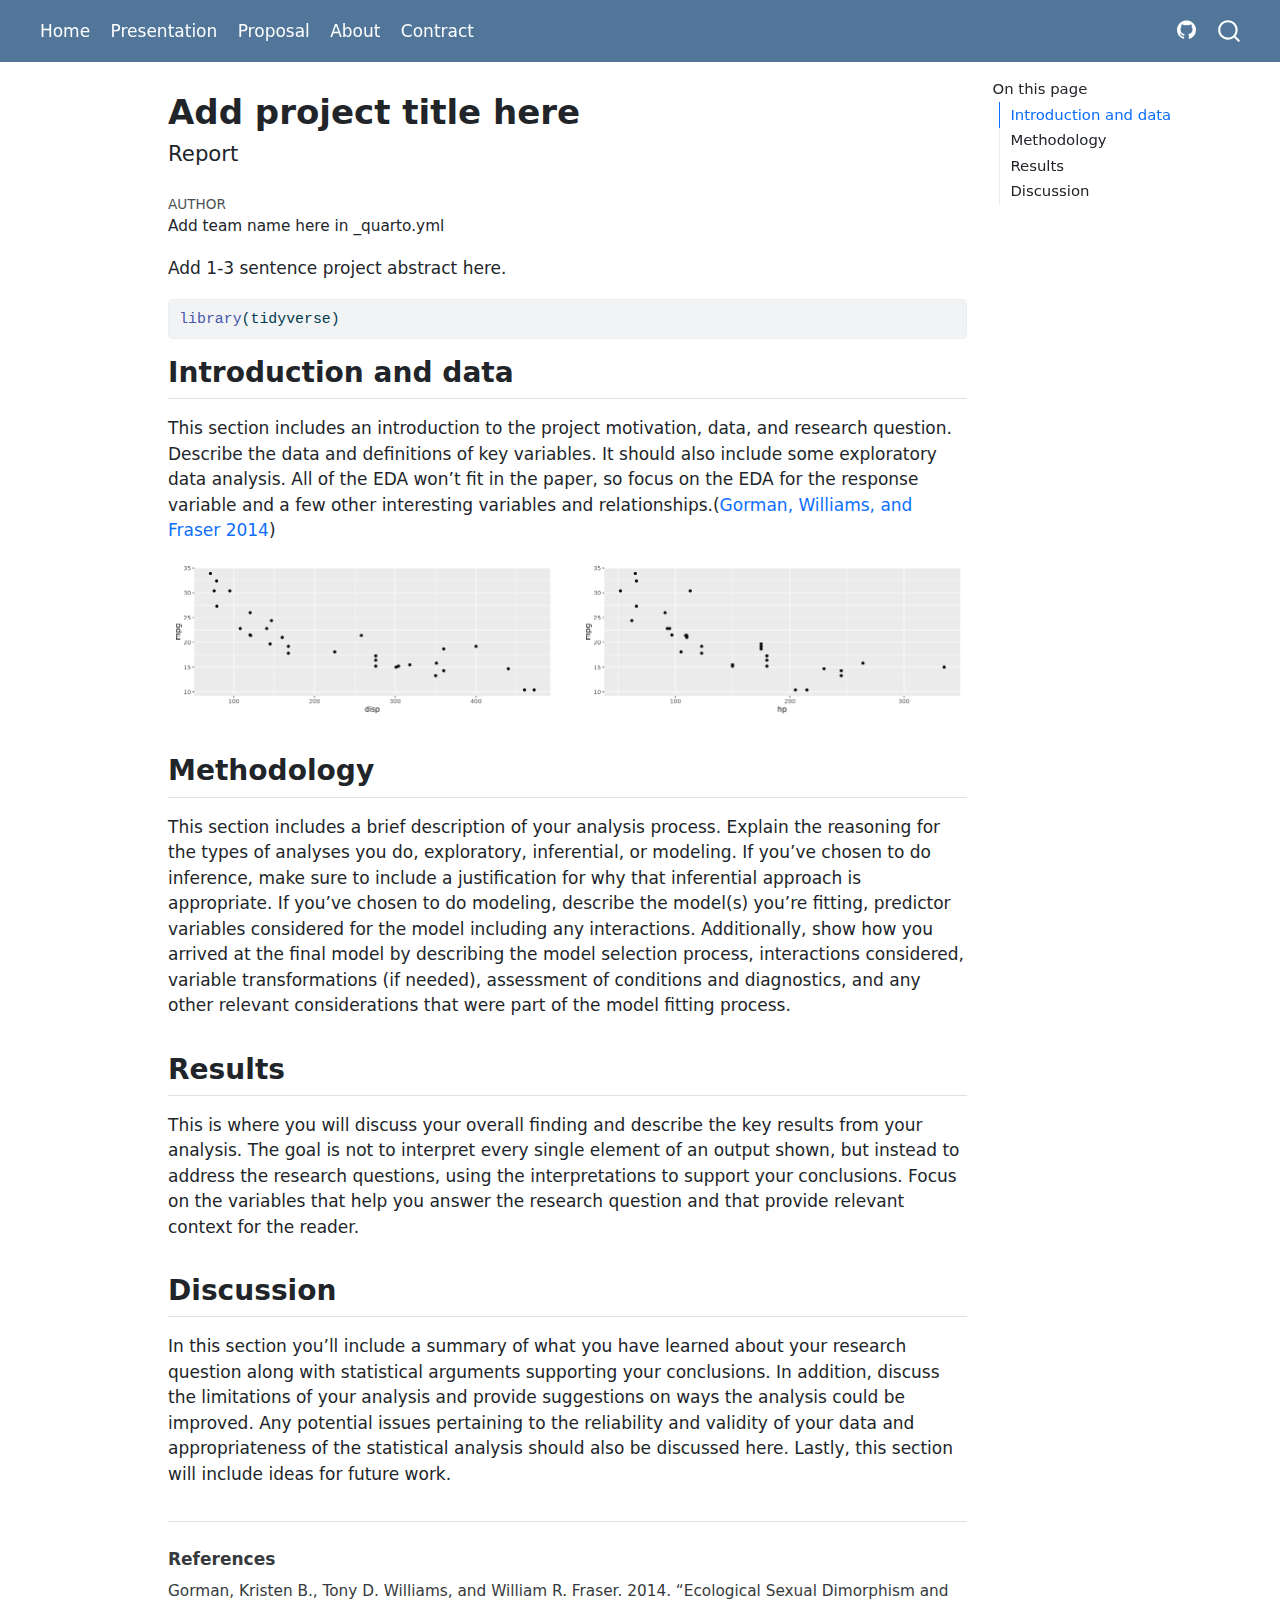
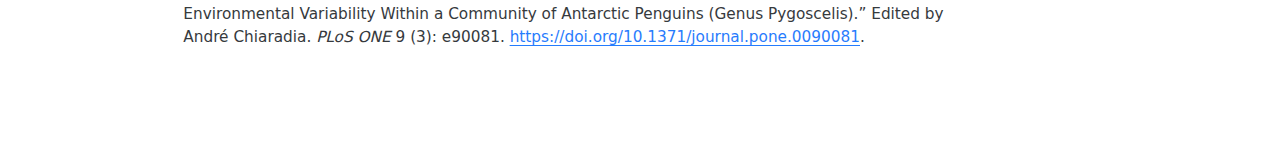
<file: index.html>
<!DOCTYPE html>
<html xmlns="http://www.w3.org/1999/xhtml" lang="en" xml:lang="en"><head>

<meta charset="utf-8">
<meta name="generator" content="quarto-1.5.57">

<meta name="viewport" content="width=device-width, initial-scale=1.0, user-scalable=yes">

<meta name="author" content="Add team name here in _quarto.yml">

<title>Add project title here</title>
<style>
code{white-space: pre-wrap;}
span.smallcaps{font-variant: small-caps;}
div.columns{display: flex; gap: min(4vw, 1.5em);}
div.column{flex: auto; overflow-x: auto;}
div.hanging-indent{margin-left: 1.5em; text-indent: -1.5em;}
ul.task-list{list-style: none;}
ul.task-list li input[type="checkbox"] {
  width: 0.8em;
  margin: 0 0.8em 0.2em -1em; /* quarto-specific, see https://github.com/quarto-dev/quarto-cli/issues/4556 */ 
  vertical-align: middle;
}
/* CSS for syntax highlighting */
pre > code.sourceCode { white-space: pre; position: relative; }
pre > code.sourceCode > span { line-height: 1.25; }
pre > code.sourceCode > span:empty { height: 1.2em; }
.sourceCode { overflow: visible; }
code.sourceCode > span { color: inherit; text-decoration: inherit; }
div.sourceCode { margin: 1em 0; }
pre.sourceCode { margin: 0; }
@media screen {
div.sourceCode { overflow: auto; }
}
@media print {
pre > code.sourceCode { white-space: pre-wrap; }
pre > code.sourceCode > span { display: inline-block; text-indent: -5em; padding-left: 5em; }
}
pre.numberSource code
  { counter-reset: source-line 0; }
pre.numberSource code > span
  { position: relative; left: -4em; counter-increment: source-line; }
pre.numberSource code > span > a:first-child::before
  { content: counter(source-line);
    position: relative; left: -1em; text-align: right; vertical-align: baseline;
    border: none; display: inline-block;
    -webkit-touch-callout: none; -webkit-user-select: none;
    -khtml-user-select: none; -moz-user-select: none;
    -ms-user-select: none; user-select: none;
    padding: 0 4px; width: 4em;
  }
pre.numberSource { margin-left: 3em;  padding-left: 4px; }
div.sourceCode
  {   }
@media screen {
pre > code.sourceCode > span > a:first-child::before { text-decoration: underline; }
}
/* CSS for citations */
div.csl-bib-body { }
div.csl-entry {
  clear: both;
  margin-bottom: 0em;
}
.hanging-indent div.csl-entry {
  margin-left:2em;
  text-indent:-2em;
}
div.csl-left-margin {
  min-width:2em;
  float:left;
}
div.csl-right-inline {
  margin-left:2em;
  padding-left:1em;
}
div.csl-indent {
  margin-left: 2em;
}</style>


<script src="site_libs/quarto-nav/quarto-nav.js"></script>
<script src="site_libs/quarto-nav/headroom.min.js"></script>
<script src="site_libs/clipboard/clipboard.min.js"></script>
<script src="site_libs/quarto-search/autocomplete.umd.js"></script>
<script src="site_libs/quarto-search/fuse.min.js"></script>
<script src="site_libs/quarto-search/quarto-search.js"></script>
<meta name="quarto:offset" content="./">
<script src="site_libs/quarto-html/quarto.js"></script>
<script src="site_libs/quarto-html/popper.min.js"></script>
<script src="site_libs/quarto-html/tippy.umd.min.js"></script>
<script src="site_libs/quarto-html/anchor.min.js"></script>
<link href="site_libs/quarto-html/tippy.css" rel="stylesheet">
<link href="site_libs/quarto-html/quarto-syntax-highlighting.css" rel="stylesheet" id="quarto-text-highlighting-styles">
<script src="site_libs/bootstrap/bootstrap.min.js"></script>
<link href="site_libs/bootstrap/bootstrap-icons.css" rel="stylesheet">
<link href="site_libs/bootstrap/bootstrap.min.css" rel="stylesheet" id="quarto-bootstrap" data-mode="light">
<script id="quarto-search-options" type="application/json">{
  "location": "navbar",
  "copy-button": false,
  "collapse-after": 3,
  "panel-placement": "end",
  "type": "overlay",
  "limit": 50,
  "keyboard-shortcut": [
    "f",
    "/",
    "s"
  ],
  "show-item-context": false,
  "language": {
    "search-no-results-text": "No results",
    "search-matching-documents-text": "matching documents",
    "search-copy-link-title": "Copy link to search",
    "search-hide-matches-text": "Hide additional matches",
    "search-more-match-text": "more match in this document",
    "search-more-matches-text": "more matches in this document",
    "search-clear-button-title": "Clear",
    "search-text-placeholder": "",
    "search-detached-cancel-button-title": "Cancel",
    "search-submit-button-title": "Submit",
    "search-label": "Search"
  }
}</script>


</head>

<body class="nav-fixed">

<div id="quarto-search-results"></div>
  <header id="quarto-header" class="headroom fixed-top">
    <nav class="navbar navbar-expand-lg " data-bs-theme="dark">
      <div class="navbar-container container-fluid">
            <div id="quarto-search" class="" title="Search"></div>
          <button class="navbar-toggler" type="button" data-bs-toggle="collapse" data-bs-target="#navbarCollapse" aria-controls="navbarCollapse" role="menu" aria-expanded="false" aria-label="Toggle navigation" onclick="if (window.quartoToggleHeadroom) { window.quartoToggleHeadroom(); }">
  <span class="navbar-toggler-icon"></span>
</button>
          <div class="collapse navbar-collapse" id="navbarCollapse">
            <ul class="navbar-nav navbar-nav-scroll me-auto">
  <li class="nav-item">
    <a class="nav-link active" href="./index.html" aria-current="page"> 
<span class="menu-text">Home</span></a>
  </li>  
  <li class="nav-item">
    <a class="nav-link" href="./presentation.pdf"> 
<span class="menu-text">Presentation</span></a>
  </li>  
  <li class="nav-item">
    <a class="nav-link" href="./proposal.html"> 
<span class="menu-text">Proposal</span></a>
  </li>  
  <li class="nav-item">
    <a class="nav-link" href="./about.html"> 
<span class="menu-text">About</span></a>
  </li>  
  <li class="nav-item">
    <a class="nav-link" href="./contract.html"> 
<span class="menu-text">Contract</span></a>
  </li>  
</ul>
            <ul class="navbar-nav navbar-nav-scroll ms-auto">
  <li class="nav-item compact">
    <a class="nav-link" href="https://github.com/sta199-f24/project-teaching-team"> <i class="bi bi-github" role="img">
</i> 
<span class="menu-text"></span></a>
  </li>  
</ul>
          </div> <!-- /navcollapse -->
            <div class="quarto-navbar-tools">
</div>
      </div> <!-- /container-fluid -->
    </nav>
</header>
<!-- content -->
<div id="quarto-content" class="quarto-container page-columns page-rows-contents page-layout-article page-navbar">
<!-- sidebar -->
<!-- margin-sidebar -->
    <div id="quarto-margin-sidebar" class="sidebar margin-sidebar">
        <nav id="TOC" role="doc-toc" class="toc-active">
    <h2 id="toc-title">On this page</h2>
   
  <ul>
  <li><a href="#introduction-and-data" id="toc-introduction-and-data" class="nav-link active" data-scroll-target="#introduction-and-data">Introduction and data</a></li>
  <li><a href="#methodology" id="toc-methodology" class="nav-link" data-scroll-target="#methodology">Methodology</a></li>
  <li><a href="#results" id="toc-results" class="nav-link" data-scroll-target="#results">Results</a></li>
  <li><a href="#discussion" id="toc-discussion" class="nav-link" data-scroll-target="#discussion">Discussion</a></li>
  </ul>
</nav>
    </div>
<!-- main -->
<main class="content" id="quarto-document-content">

<header id="title-block-header" class="quarto-title-block default">
<div class="quarto-title">
<h1 class="title">Add project title here</h1>
<p class="subtitle lead">Report</p>
</div>



<div class="quarto-title-meta">

    <div>
    <div class="quarto-title-meta-heading">Author</div>
    <div class="quarto-title-meta-contents">
             <p>Add team name here in _quarto.yml </p>
          </div>
  </div>
    
  
    
  </div>
  


</header>


<p>Add 1-3 sentence project abstract here.</p>
<div class="cell">
<div class="sourceCode cell-code" id="cb1"><pre class="sourceCode r code-with-copy"><code class="sourceCode r"><span id="cb1-1"><a href="#cb1-1" aria-hidden="true" tabindex="-1"></a><span class="fu">library</span>(tidyverse)</span></code><button title="Copy to Clipboard" class="code-copy-button"><i class="bi"></i></button></pre></div>
</div>
<section id="introduction-and-data" class="level2">
<h2 class="anchored" data-anchor-id="introduction-and-data">Introduction and data</h2>
<p>This section includes an introduction to the project motivation, data, and research question. Describe the data and definitions of key variables. It should also include some exploratory data analysis. All of the EDA won’t fit in the paper, so focus on the EDA for the response variable and a few other interesting variables and relationships.<span class="citation" data-cites="gorman2014">(<a href="#ref-gorman2014" role="doc-biblioref">Gorman, Williams, and Fraser 2014</a>)</span></p>
<div>

</div>
<div class="cell quarto-layout-panel" data-layout-ncol="2">
<div class="quarto-layout-row">
<div class="quarto-layout-cell" style="flex-basis: 50.0%;justify-content: center;">
<p><img src="index_files/figure-html/unnamed-chunk-2-1.png" class="img-fluid" width="768"></p>
</div>
<div class="quarto-layout-cell" style="flex-basis: 50.0%;justify-content: center;">
<p><img src="index_files/figure-html/unnamed-chunk-2-2.png" class="img-fluid" width="768"></p>
</div>
</div>
</div>
</section>
<section id="methodology" class="level2">
<h2 class="anchored" data-anchor-id="methodology">Methodology</h2>
<p>This section includes a brief description of your analysis process. Explain the reasoning for the types of analyses you do, exploratory, inferential, or modeling. If you’ve chosen to do inference, make sure to include a justification for why that inferential approach is appropriate. If you’ve chosen to do modeling, describe the model(s) you’re fitting, predictor variables considered for the model including any interactions. Additionally, show how you arrived at the final model by describing the model selection process, interactions considered, variable transformations (if needed), assessment of conditions and diagnostics, and any other relevant considerations that were part of the model fitting process.</p>
</section>
<section id="results" class="level2">
<h2 class="anchored" data-anchor-id="results">Results</h2>
<p>This is where you will discuss your overall finding and describe the key results from your analysis. The goal is not to interpret every single element of an output shown, but instead to address the research questions, using the interpretations to support your conclusions. Focus on the variables that help you answer the research question and that provide relevant context for the reader.</p>
</section>
<section id="discussion" class="level2">
<h2 class="anchored" data-anchor-id="discussion">Discussion</h2>
<p>In this section you’ll include a summary of what you have learned about your research question along with statistical arguments supporting your conclusions. In addition, discuss the limitations of your analysis and provide suggestions on ways the analysis could be improved. Any potential issues pertaining to the reliability and validity of your data and appropriateness of the statistical analysis should also be discussed here. Lastly, this section will include ideas for future work.</p>



</section>

<div id="quarto-appendix" class="default"><section class="quarto-appendix-contents" role="doc-bibliography" id="quarto-bibliography"><h2 class="anchored quarto-appendix-heading">References</h2><div id="refs" class="references csl-bib-body hanging-indent" data-entry-spacing="0" role="list">
<div id="ref-gorman2014" class="csl-entry" role="listitem">
Gorman, Kristen B., Tony D. Williams, and William R. Fraser. 2014. <span>“Ecological Sexual Dimorphism and Environmental Variability Within a Community of Antarctic Penguins (Genus Pygoscelis).”</span> Edited by André Chiaradia. <em>PLoS ONE</em> 9 (3): e90081. <a href="https://doi.org/10.1371/journal.pone.0090081">https://doi.org/10.1371/journal.pone.0090081</a>.
</div>
</div></section></div></main> <!-- /main -->
<script id="quarto-html-after-body" type="application/javascript">
window.document.addEventListener("DOMContentLoaded", function (event) {
  const toggleBodyColorMode = (bsSheetEl) => {
    const mode = bsSheetEl.getAttribute("data-mode");
    const bodyEl = window.document.querySelector("body");
    if (mode === "dark") {
      bodyEl.classList.add("quarto-dark");
      bodyEl.classList.remove("quarto-light");
    } else {
      bodyEl.classList.add("quarto-light");
      bodyEl.classList.remove("quarto-dark");
    }
  }
  const toggleBodyColorPrimary = () => {
    const bsSheetEl = window.document.querySelector("link#quarto-bootstrap");
    if (bsSheetEl) {
      toggleBodyColorMode(bsSheetEl);
    }
  }
  toggleBodyColorPrimary();  
  const icon = "";
  const anchorJS = new window.AnchorJS();
  anchorJS.options = {
    placement: 'right',
    icon: icon
  };
  anchorJS.add('.anchored');
  const isCodeAnnotation = (el) => {
    for (const clz of el.classList) {
      if (clz.startsWith('code-annotation-')) {                     
        return true;
      }
    }
    return false;
  }
  const onCopySuccess = function(e) {
    // button target
    const button = e.trigger;
    // don't keep focus
    button.blur();
    // flash "checked"
    button.classList.add('code-copy-button-checked');
    var currentTitle = button.getAttribute("title");
    button.setAttribute("title", "Copied!");
    let tooltip;
    if (window.bootstrap) {
      button.setAttribute("data-bs-toggle", "tooltip");
      button.setAttribute("data-bs-placement", "left");
      button.setAttribute("data-bs-title", "Copied!");
      tooltip = new bootstrap.Tooltip(button, 
        { trigger: "manual", 
          customClass: "code-copy-button-tooltip",
          offset: [0, -8]});
      tooltip.show();    
    }
    setTimeout(function() {
      if (tooltip) {
        tooltip.hide();
        button.removeAttribute("data-bs-title");
        button.removeAttribute("data-bs-toggle");
        button.removeAttribute("data-bs-placement");
      }
      button.setAttribute("title", currentTitle);
      button.classList.remove('code-copy-button-checked');
    }, 1000);
    // clear code selection
    e.clearSelection();
  }
  const getTextToCopy = function(trigger) {
      const codeEl = trigger.previousElementSibling.cloneNode(true);
      for (const childEl of codeEl.children) {
        if (isCodeAnnotation(childEl)) {
          childEl.remove();
        }
      }
      return codeEl.innerText;
  }
  const clipboard = new window.ClipboardJS('.code-copy-button:not([data-in-quarto-modal])', {
    text: getTextToCopy
  });
  clipboard.on('success', onCopySuccess);
  if (window.document.getElementById('quarto-embedded-source-code-modal')) {
    // For code content inside modals, clipBoardJS needs to be initialized with a container option
    // TODO: Check when it could be a function (https://github.com/zenorocha/clipboard.js/issues/860)
    const clipboardModal = new window.ClipboardJS('.code-copy-button[data-in-quarto-modal]', {
      text: getTextToCopy,
      container: window.document.getElementById('quarto-embedded-source-code-modal')
    });
    clipboardModal.on('success', onCopySuccess);
  }
    var localhostRegex = new RegExp(/^(?:http|https):\/\/localhost\:?[0-9]*\//);
    var mailtoRegex = new RegExp(/^mailto:/);
      var filterRegex = new RegExp('/' + window.location.host + '/');
    var isInternal = (href) => {
        return filterRegex.test(href) || localhostRegex.test(href) || mailtoRegex.test(href);
    }
    // Inspect non-navigation links and adorn them if external
 	var links = window.document.querySelectorAll('a[href]:not(.nav-link):not(.navbar-brand):not(.toc-action):not(.sidebar-link):not(.sidebar-item-toggle):not(.pagination-link):not(.no-external):not([aria-hidden]):not(.dropdown-item):not(.quarto-navigation-tool):not(.about-link)');
    for (var i=0; i<links.length; i++) {
      const link = links[i];
      if (!isInternal(link.href)) {
        // undo the damage that might have been done by quarto-nav.js in the case of
        // links that we want to consider external
        if (link.dataset.originalHref !== undefined) {
          link.href = link.dataset.originalHref;
        }
      }
    }
  function tippyHover(el, contentFn, onTriggerFn, onUntriggerFn) {
    const config = {
      allowHTML: true,
      maxWidth: 500,
      delay: 100,
      arrow: false,
      appendTo: function(el) {
          return el.parentElement;
      },
      interactive: true,
      interactiveBorder: 10,
      theme: 'quarto',
      placement: 'bottom-start',
    };
    if (contentFn) {
      config.content = contentFn;
    }
    if (onTriggerFn) {
      config.onTrigger = onTriggerFn;
    }
    if (onUntriggerFn) {
      config.onUntrigger = onUntriggerFn;
    }
    window.tippy(el, config); 
  }
  const noterefs = window.document.querySelectorAll('a[role="doc-noteref"]');
  for (var i=0; i<noterefs.length; i++) {
    const ref = noterefs[i];
    tippyHover(ref, function() {
      // use id or data attribute instead here
      let href = ref.getAttribute('data-footnote-href') || ref.getAttribute('href');
      try { href = new URL(href).hash; } catch {}
      const id = href.replace(/^#\/?/, "");
      const note = window.document.getElementById(id);
      if (note) {
        return note.innerHTML;
      } else {
        return "";
      }
    });
  }
  const xrefs = window.document.querySelectorAll('a.quarto-xref');
  const processXRef = (id, note) => {
    // Strip column container classes
    const stripColumnClz = (el) => {
      el.classList.remove("page-full", "page-columns");
      if (el.children) {
        for (const child of el.children) {
          stripColumnClz(child);
        }
      }
    }
    stripColumnClz(note)
    if (id === null || id.startsWith('sec-')) {
      // Special case sections, only their first couple elements
      const container = document.createElement("div");
      if (note.children && note.children.length > 2) {
        container.appendChild(note.children[0].cloneNode(true));
        for (let i = 1; i < note.children.length; i++) {
          const child = note.children[i];
          if (child.tagName === "P" && child.innerText === "") {
            continue;
          } else {
            container.appendChild(child.cloneNode(true));
            break;
          }
        }
        if (window.Quarto?.typesetMath) {
          window.Quarto.typesetMath(container);
        }
        return container.innerHTML
      } else {
        if (window.Quarto?.typesetMath) {
          window.Quarto.typesetMath(note);
        }
        return note.innerHTML;
      }
    } else {
      // Remove any anchor links if they are present
      const anchorLink = note.querySelector('a.anchorjs-link');
      if (anchorLink) {
        anchorLink.remove();
      }
      if (window.Quarto?.typesetMath) {
        window.Quarto.typesetMath(note);
      }
      // TODO in 1.5, we should make sure this works without a callout special case
      if (note.classList.contains("callout")) {
        return note.outerHTML;
      } else {
        return note.innerHTML;
      }
    }
  }
  for (var i=0; i<xrefs.length; i++) {
    const xref = xrefs[i];
    tippyHover(xref, undefined, function(instance) {
      instance.disable();
      let url = xref.getAttribute('href');
      let hash = undefined; 
      if (url.startsWith('#')) {
        hash = url;
      } else {
        try { hash = new URL(url).hash; } catch {}
      }
      if (hash) {
        const id = hash.replace(/^#\/?/, "");
        const note = window.document.getElementById(id);
        if (note !== null) {
          try {
            const html = processXRef(id, note.cloneNode(true));
            instance.setContent(html);
          } finally {
            instance.enable();
            instance.show();
          }
        } else {
          // See if we can fetch this
          fetch(url.split('#')[0])
          .then(res => res.text())
          .then(html => {
            const parser = new DOMParser();
            const htmlDoc = parser.parseFromString(html, "text/html");
            const note = htmlDoc.getElementById(id);
            if (note !== null) {
              const html = processXRef(id, note);
              instance.setContent(html);
            } 
          }).finally(() => {
            instance.enable();
            instance.show();
          });
        }
      } else {
        // See if we can fetch a full url (with no hash to target)
        // This is a special case and we should probably do some content thinning / targeting
        fetch(url)
        .then(res => res.text())
        .then(html => {
          const parser = new DOMParser();
          const htmlDoc = parser.parseFromString(html, "text/html");
          const note = htmlDoc.querySelector('main.content');
          if (note !== null) {
            // This should only happen for chapter cross references
            // (since there is no id in the URL)
            // remove the first header
            if (note.children.length > 0 && note.children[0].tagName === "HEADER") {
              note.children[0].remove();
            }
            const html = processXRef(null, note);
            instance.setContent(html);
          } 
        }).finally(() => {
          instance.enable();
          instance.show();
        });
      }
    }, function(instance) {
    });
  }
      let selectedAnnoteEl;
      const selectorForAnnotation = ( cell, annotation) => {
        let cellAttr = 'data-code-cell="' + cell + '"';
        let lineAttr = 'data-code-annotation="' +  annotation + '"';
        const selector = 'span[' + cellAttr + '][' + lineAttr + ']';
        return selector;
      }
      const selectCodeLines = (annoteEl) => {
        const doc = window.document;
        const targetCell = annoteEl.getAttribute("data-target-cell");
        const targetAnnotation = annoteEl.getAttribute("data-target-annotation");
        const annoteSpan = window.document.querySelector(selectorForAnnotation(targetCell, targetAnnotation));
        const lines = annoteSpan.getAttribute("data-code-lines").split(",");
        const lineIds = lines.map((line) => {
          return targetCell + "-" + line;
        })
        let top = null;
        let height = null;
        let parent = null;
        if (lineIds.length > 0) {
            //compute the position of the single el (top and bottom and make a div)
            const el = window.document.getElementById(lineIds[0]);
            top = el.offsetTop;
            height = el.offsetHeight;
            parent = el.parentElement.parentElement;
          if (lineIds.length > 1) {
            const lastEl = window.document.getElementById(lineIds[lineIds.length - 1]);
            const bottom = lastEl.offsetTop + lastEl.offsetHeight;
            height = bottom - top;
          }
          if (top !== null && height !== null && parent !== null) {
            // cook up a div (if necessary) and position it 
            let div = window.document.getElementById("code-annotation-line-highlight");
            if (div === null) {
              div = window.document.createElement("div");
              div.setAttribute("id", "code-annotation-line-highlight");
              div.style.position = 'absolute';
              parent.appendChild(div);
            }
            div.style.top = top - 2 + "px";
            div.style.height = height + 4 + "px";
            div.style.left = 0;
            let gutterDiv = window.document.getElementById("code-annotation-line-highlight-gutter");
            if (gutterDiv === null) {
              gutterDiv = window.document.createElement("div");
              gutterDiv.setAttribute("id", "code-annotation-line-highlight-gutter");
              gutterDiv.style.position = 'absolute';
              const codeCell = window.document.getElementById(targetCell);
              const gutter = codeCell.querySelector('.code-annotation-gutter');
              gutter.appendChild(gutterDiv);
            }
            gutterDiv.style.top = top - 2 + "px";
            gutterDiv.style.height = height + 4 + "px";
          }
          selectedAnnoteEl = annoteEl;
        }
      };
      const unselectCodeLines = () => {
        const elementsIds = ["code-annotation-line-highlight", "code-annotation-line-highlight-gutter"];
        elementsIds.forEach((elId) => {
          const div = window.document.getElementById(elId);
          if (div) {
            div.remove();
          }
        });
        selectedAnnoteEl = undefined;
      };
        // Handle positioning of the toggle
    window.addEventListener(
      "resize",
      throttle(() => {
        elRect = undefined;
        if (selectedAnnoteEl) {
          selectCodeLines(selectedAnnoteEl);
        }
      }, 10)
    );
    function throttle(fn, ms) {
    let throttle = false;
    let timer;
      return (...args) => {
        if(!throttle) { // first call gets through
            fn.apply(this, args);
            throttle = true;
        } else { // all the others get throttled
            if(timer) clearTimeout(timer); // cancel #2
            timer = setTimeout(() => {
              fn.apply(this, args);
              timer = throttle = false;
            }, ms);
        }
      };
    }
      // Attach click handler to the DT
      const annoteDls = window.document.querySelectorAll('dt[data-target-cell]');
      for (const annoteDlNode of annoteDls) {
        annoteDlNode.addEventListener('click', (event) => {
          const clickedEl = event.target;
          if (clickedEl !== selectedAnnoteEl) {
            unselectCodeLines();
            const activeEl = window.document.querySelector('dt[data-target-cell].code-annotation-active');
            if (activeEl) {
              activeEl.classList.remove('code-annotation-active');
            }
            selectCodeLines(clickedEl);
            clickedEl.classList.add('code-annotation-active');
          } else {
            // Unselect the line
            unselectCodeLines();
            clickedEl.classList.remove('code-annotation-active');
          }
        });
      }
  const findCites = (el) => {
    const parentEl = el.parentElement;
    if (parentEl) {
      const cites = parentEl.dataset.cites;
      if (cites) {
        return {
          el,
          cites: cites.split(' ')
        };
      } else {
        return findCites(el.parentElement)
      }
    } else {
      return undefined;
    }
  };
  var bibliorefs = window.document.querySelectorAll('a[role="doc-biblioref"]');
  for (var i=0; i<bibliorefs.length; i++) {
    const ref = bibliorefs[i];
    const citeInfo = findCites(ref);
    if (citeInfo) {
      tippyHover(citeInfo.el, function() {
        var popup = window.document.createElement('div');
        citeInfo.cites.forEach(function(cite) {
          var citeDiv = window.document.createElement('div');
          citeDiv.classList.add('hanging-indent');
          citeDiv.classList.add('csl-entry');
          var biblioDiv = window.document.getElementById('ref-' + cite);
          if (biblioDiv) {
            citeDiv.innerHTML = biblioDiv.innerHTML;
          }
          popup.appendChild(citeDiv);
        });
        return popup.innerHTML;
      });
    }
  }
});
</script>
</div> <!-- /content -->




</body></html>
</file>
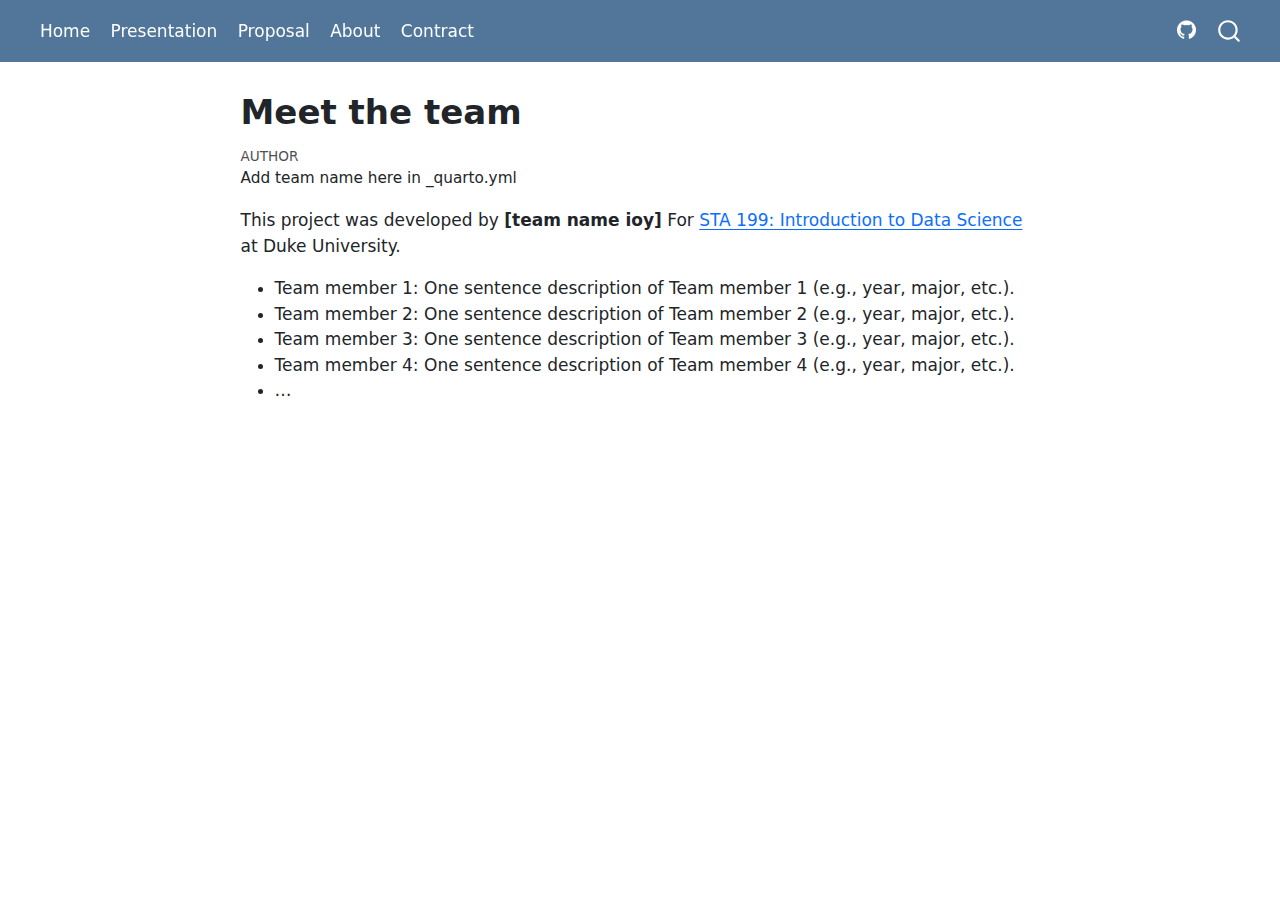
<file: about.html>
<!DOCTYPE html>
<html xmlns="http://www.w3.org/1999/xhtml" lang="en" xml:lang="en"><head>

<meta charset="utf-8">
<meta name="generator" content="quarto-1.5.57">

<meta name="viewport" content="width=device-width, initial-scale=1.0, user-scalable=yes">

<meta name="author" content="Add team name here in _quarto.yml">

<title>Meet the team</title>
<style>
code{white-space: pre-wrap;}
span.smallcaps{font-variant: small-caps;}
div.columns{display: flex; gap: min(4vw, 1.5em);}
div.column{flex: auto; overflow-x: auto;}
div.hanging-indent{margin-left: 1.5em; text-indent: -1.5em;}
ul.task-list{list-style: none;}
ul.task-list li input[type="checkbox"] {
  width: 0.8em;
  margin: 0 0.8em 0.2em -1em; /* quarto-specific, see https://github.com/quarto-dev/quarto-cli/issues/4556 */ 
  vertical-align: middle;
}
</style>


<script src="site_libs/quarto-nav/quarto-nav.js"></script>
<script src="site_libs/quarto-nav/headroom.min.js"></script>
<script src="site_libs/clipboard/clipboard.min.js"></script>
<script src="site_libs/quarto-search/autocomplete.umd.js"></script>
<script src="site_libs/quarto-search/fuse.min.js"></script>
<script src="site_libs/quarto-search/quarto-search.js"></script>
<meta name="quarto:offset" content="./">
<script src="site_libs/quarto-html/quarto.js"></script>
<script src="site_libs/quarto-html/popper.min.js"></script>
<script src="site_libs/quarto-html/tippy.umd.min.js"></script>
<script src="site_libs/quarto-html/anchor.min.js"></script>
<link href="site_libs/quarto-html/tippy.css" rel="stylesheet">
<link href="site_libs/quarto-html/quarto-syntax-highlighting.css" rel="stylesheet" id="quarto-text-highlighting-styles">
<script src="site_libs/bootstrap/bootstrap.min.js"></script>
<link href="site_libs/bootstrap/bootstrap-icons.css" rel="stylesheet">
<link href="site_libs/bootstrap/bootstrap.min.css" rel="stylesheet" id="quarto-bootstrap" data-mode="light">
<script id="quarto-search-options" type="application/json">{
  "location": "navbar",
  "copy-button": false,
  "collapse-after": 3,
  "panel-placement": "end",
  "type": "overlay",
  "limit": 50,
  "keyboard-shortcut": [
    "f",
    "/",
    "s"
  ],
  "show-item-context": false,
  "language": {
    "search-no-results-text": "No results",
    "search-matching-documents-text": "matching documents",
    "search-copy-link-title": "Copy link to search",
    "search-hide-matches-text": "Hide additional matches",
    "search-more-match-text": "more match in this document",
    "search-more-matches-text": "more matches in this document",
    "search-clear-button-title": "Clear",
    "search-text-placeholder": "",
    "search-detached-cancel-button-title": "Cancel",
    "search-submit-button-title": "Submit",
    "search-label": "Search"
  }
}</script>


</head>

<body class="nav-fixed fullcontent">

<div id="quarto-search-results"></div>
  <header id="quarto-header" class="headroom fixed-top">
    <nav class="navbar navbar-expand-lg " data-bs-theme="dark">
      <div class="navbar-container container-fluid">
            <div id="quarto-search" class="" title="Search"></div>
          <button class="navbar-toggler" type="button" data-bs-toggle="collapse" data-bs-target="#navbarCollapse" aria-controls="navbarCollapse" role="menu" aria-expanded="false" aria-label="Toggle navigation" onclick="if (window.quartoToggleHeadroom) { window.quartoToggleHeadroom(); }">
  <span class="navbar-toggler-icon"></span>
</button>
          <div class="collapse navbar-collapse" id="navbarCollapse">
            <ul class="navbar-nav navbar-nav-scroll me-auto">
  <li class="nav-item">
    <a class="nav-link" href="./index.html"> 
<span class="menu-text">Home</span></a>
  </li>  
  <li class="nav-item">
    <a class="nav-link" href="./presentation.pdf"> 
<span class="menu-text">Presentation</span></a>
  </li>  
  <li class="nav-item">
    <a class="nav-link" href="./proposal.html"> 
<span class="menu-text">Proposal</span></a>
  </li>  
  <li class="nav-item">
    <a class="nav-link active" href="./about.html" aria-current="page"> 
<span class="menu-text">About</span></a>
  </li>  
  <li class="nav-item">
    <a class="nav-link" href="./contract.html"> 
<span class="menu-text">Contract</span></a>
  </li>  
</ul>
            <ul class="navbar-nav navbar-nav-scroll ms-auto">
  <li class="nav-item compact">
    <a class="nav-link" href="https://github.com/sta199-f24/project-teaching-team"> <i class="bi bi-github" role="img">
</i> 
<span class="menu-text"></span></a>
  </li>  
</ul>
          </div> <!-- /navcollapse -->
            <div class="quarto-navbar-tools">
</div>
      </div> <!-- /container-fluid -->
    </nav>
</header>
<!-- content -->
<div id="quarto-content" class="quarto-container page-columns page-rows-contents page-layout-article page-navbar">
<!-- sidebar -->
<!-- margin-sidebar -->
    
<!-- main -->
<main class="content" id="quarto-document-content">

<header id="title-block-header" class="quarto-title-block default">
<div class="quarto-title">
<h1 class="title">Meet the team</h1>
</div>



<div class="quarto-title-meta">

    <div>
    <div class="quarto-title-meta-heading">Author</div>
    <div class="quarto-title-meta-contents">
             <p>Add team name here in _quarto.yml </p>
          </div>
  </div>
    
  
    
  </div>
  


</header>


<p>This project was developed by <strong>[team name ioy]</strong> For <a href="https://sta199-f24.github.io/">STA 199: Introduction to Data Science</a> at Duke University.</p>
<ul>
<li>Team member 1: One sentence description of Team member 1 (e.g., year, major, etc.).</li>
<li>Team member 2: One sentence description of Team member 2 (e.g., year, major, etc.).</li>
<li>Team member 3: One sentence description of Team member 3 (e.g., year, major, etc.).</li>
<li>Team member 4: One sentence description of Team member 4 (e.g., year, major, etc.).</li>
<li>…</li>
</ul>



</main> <!-- /main -->
<script id="quarto-html-after-body" type="application/javascript">
window.document.addEventListener("DOMContentLoaded", function (event) {
  const toggleBodyColorMode = (bsSheetEl) => {
    const mode = bsSheetEl.getAttribute("data-mode");
    const bodyEl = window.document.querySelector("body");
    if (mode === "dark") {
      bodyEl.classList.add("quarto-dark");
      bodyEl.classList.remove("quarto-light");
    } else {
      bodyEl.classList.add("quarto-light");
      bodyEl.classList.remove("quarto-dark");
    }
  }
  const toggleBodyColorPrimary = () => {
    const bsSheetEl = window.document.querySelector("link#quarto-bootstrap");
    if (bsSheetEl) {
      toggleBodyColorMode(bsSheetEl);
    }
  }
  toggleBodyColorPrimary();  
  const icon = "";
  const anchorJS = new window.AnchorJS();
  anchorJS.options = {
    placement: 'right',
    icon: icon
  };
  anchorJS.add('.anchored');
  const isCodeAnnotation = (el) => {
    for (const clz of el.classList) {
      if (clz.startsWith('code-annotation-')) {                     
        return true;
      }
    }
    return false;
  }
  const onCopySuccess = function(e) {
    // button target
    const button = e.trigger;
    // don't keep focus
    button.blur();
    // flash "checked"
    button.classList.add('code-copy-button-checked');
    var currentTitle = button.getAttribute("title");
    button.setAttribute("title", "Copied!");
    let tooltip;
    if (window.bootstrap) {
      button.setAttribute("data-bs-toggle", "tooltip");
      button.setAttribute("data-bs-placement", "left");
      button.setAttribute("data-bs-title", "Copied!");
      tooltip = new bootstrap.Tooltip(button, 
        { trigger: "manual", 
          customClass: "code-copy-button-tooltip",
          offset: [0, -8]});
      tooltip.show();    
    }
    setTimeout(function() {
      if (tooltip) {
        tooltip.hide();
        button.removeAttribute("data-bs-title");
        button.removeAttribute("data-bs-toggle");
        button.removeAttribute("data-bs-placement");
      }
      button.setAttribute("title", currentTitle);
      button.classList.remove('code-copy-button-checked');
    }, 1000);
    // clear code selection
    e.clearSelection();
  }
  const getTextToCopy = function(trigger) {
      const codeEl = trigger.previousElementSibling.cloneNode(true);
      for (const childEl of codeEl.children) {
        if (isCodeAnnotation(childEl)) {
          childEl.remove();
        }
      }
      return codeEl.innerText;
  }
  const clipboard = new window.ClipboardJS('.code-copy-button:not([data-in-quarto-modal])', {
    text: getTextToCopy
  });
  clipboard.on('success', onCopySuccess);
  if (window.document.getElementById('quarto-embedded-source-code-modal')) {
    // For code content inside modals, clipBoardJS needs to be initialized with a container option
    // TODO: Check when it could be a function (https://github.com/zenorocha/clipboard.js/issues/860)
    const clipboardModal = new window.ClipboardJS('.code-copy-button[data-in-quarto-modal]', {
      text: getTextToCopy,
      container: window.document.getElementById('quarto-embedded-source-code-modal')
    });
    clipboardModal.on('success', onCopySuccess);
  }
    var localhostRegex = new RegExp(/^(?:http|https):\/\/localhost\:?[0-9]*\//);
    var mailtoRegex = new RegExp(/^mailto:/);
      var filterRegex = new RegExp('/' + window.location.host + '/');
    var isInternal = (href) => {
        return filterRegex.test(href) || localhostRegex.test(href) || mailtoRegex.test(href);
    }
    // Inspect non-navigation links and adorn them if external
 	var links = window.document.querySelectorAll('a[href]:not(.nav-link):not(.navbar-brand):not(.toc-action):not(.sidebar-link):not(.sidebar-item-toggle):not(.pagination-link):not(.no-external):not([aria-hidden]):not(.dropdown-item):not(.quarto-navigation-tool):not(.about-link)');
    for (var i=0; i<links.length; i++) {
      const link = links[i];
      if (!isInternal(link.href)) {
        // undo the damage that might have been done by quarto-nav.js in the case of
        // links that we want to consider external
        if (link.dataset.originalHref !== undefined) {
          link.href = link.dataset.originalHref;
        }
      }
    }
  function tippyHover(el, contentFn, onTriggerFn, onUntriggerFn) {
    const config = {
      allowHTML: true,
      maxWidth: 500,
      delay: 100,
      arrow: false,
      appendTo: function(el) {
          return el.parentElement;
      },
      interactive: true,
      interactiveBorder: 10,
      theme: 'quarto',
      placement: 'bottom-start',
    };
    if (contentFn) {
      config.content = contentFn;
    }
    if (onTriggerFn) {
      config.onTrigger = onTriggerFn;
    }
    if (onUntriggerFn) {
      config.onUntrigger = onUntriggerFn;
    }
    window.tippy(el, config); 
  }
  const noterefs = window.document.querySelectorAll('a[role="doc-noteref"]');
  for (var i=0; i<noterefs.length; i++) {
    const ref = noterefs[i];
    tippyHover(ref, function() {
      // use id or data attribute instead here
      let href = ref.getAttribute('data-footnote-href') || ref.getAttribute('href');
      try { href = new URL(href).hash; } catch {}
      const id = href.replace(/^#\/?/, "");
      const note = window.document.getElementById(id);
      if (note) {
        return note.innerHTML;
      } else {
        return "";
      }
    });
  }
  const xrefs = window.document.querySelectorAll('a.quarto-xref');
  const processXRef = (id, note) => {
    // Strip column container classes
    const stripColumnClz = (el) => {
      el.classList.remove("page-full", "page-columns");
      if (el.children) {
        for (const child of el.children) {
          stripColumnClz(child);
        }
      }
    }
    stripColumnClz(note)
    if (id === null || id.startsWith('sec-')) {
      // Special case sections, only their first couple elements
      const container = document.createElement("div");
      if (note.children && note.children.length > 2) {
        container.appendChild(note.children[0].cloneNode(true));
        for (let i = 1; i < note.children.length; i++) {
          const child = note.children[i];
          if (child.tagName === "P" && child.innerText === "") {
            continue;
          } else {
            container.appendChild(child.cloneNode(true));
            break;
          }
        }
        if (window.Quarto?.typesetMath) {
          window.Quarto.typesetMath(container);
        }
        return container.innerHTML
      } else {
        if (window.Quarto?.typesetMath) {
          window.Quarto.typesetMath(note);
        }
        return note.innerHTML;
      }
    } else {
      // Remove any anchor links if they are present
      const anchorLink = note.querySelector('a.anchorjs-link');
      if (anchorLink) {
        anchorLink.remove();
      }
      if (window.Quarto?.typesetMath) {
        window.Quarto.typesetMath(note);
      }
      // TODO in 1.5, we should make sure this works without a callout special case
      if (note.classList.contains("callout")) {
        return note.outerHTML;
      } else {
        return note.innerHTML;
      }
    }
  }
  for (var i=0; i<xrefs.length; i++) {
    const xref = xrefs[i];
    tippyHover(xref, undefined, function(instance) {
      instance.disable();
      let url = xref.getAttribute('href');
      let hash = undefined; 
      if (url.startsWith('#')) {
        hash = url;
      } else {
        try { hash = new URL(url).hash; } catch {}
      }
      if (hash) {
        const id = hash.replace(/^#\/?/, "");
        const note = window.document.getElementById(id);
        if (note !== null) {
          try {
            const html = processXRef(id, note.cloneNode(true));
            instance.setContent(html);
          } finally {
            instance.enable();
            instance.show();
          }
        } else {
          // See if we can fetch this
          fetch(url.split('#')[0])
          .then(res => res.text())
          .then(html => {
            const parser = new DOMParser();
            const htmlDoc = parser.parseFromString(html, "text/html");
            const note = htmlDoc.getElementById(id);
            if (note !== null) {
              const html = processXRef(id, note);
              instance.setContent(html);
            } 
          }).finally(() => {
            instance.enable();
            instance.show();
          });
        }
      } else {
        // See if we can fetch a full url (with no hash to target)
        // This is a special case and we should probably do some content thinning / targeting
        fetch(url)
        .then(res => res.text())
        .then(html => {
          const parser = new DOMParser();
          const htmlDoc = parser.parseFromString(html, "text/html");
          const note = htmlDoc.querySelector('main.content');
          if (note !== null) {
            // This should only happen for chapter cross references
            // (since there is no id in the URL)
            // remove the first header
            if (note.children.length > 0 && note.children[0].tagName === "HEADER") {
              note.children[0].remove();
            }
            const html = processXRef(null, note);
            instance.setContent(html);
          } 
        }).finally(() => {
          instance.enable();
          instance.show();
        });
      }
    }, function(instance) {
    });
  }
      let selectedAnnoteEl;
      const selectorForAnnotation = ( cell, annotation) => {
        let cellAttr = 'data-code-cell="' + cell + '"';
        let lineAttr = 'data-code-annotation="' +  annotation + '"';
        const selector = 'span[' + cellAttr + '][' + lineAttr + ']';
        return selector;
      }
      const selectCodeLines = (annoteEl) => {
        const doc = window.document;
        const targetCell = annoteEl.getAttribute("data-target-cell");
        const targetAnnotation = annoteEl.getAttribute("data-target-annotation");
        const annoteSpan = window.document.querySelector(selectorForAnnotation(targetCell, targetAnnotation));
        const lines = annoteSpan.getAttribute("data-code-lines").split(",");
        const lineIds = lines.map((line) => {
          return targetCell + "-" + line;
        })
        let top = null;
        let height = null;
        let parent = null;
        if (lineIds.length > 0) {
            //compute the position of the single el (top and bottom and make a div)
            const el = window.document.getElementById(lineIds[0]);
            top = el.offsetTop;
            height = el.offsetHeight;
            parent = el.parentElement.parentElement;
          if (lineIds.length > 1) {
            const lastEl = window.document.getElementById(lineIds[lineIds.length - 1]);
            const bottom = lastEl.offsetTop + lastEl.offsetHeight;
            height = bottom - top;
          }
          if (top !== null && height !== null && parent !== null) {
            // cook up a div (if necessary) and position it 
            let div = window.document.getElementById("code-annotation-line-highlight");
            if (div === null) {
              div = window.document.createElement("div");
              div.setAttribute("id", "code-annotation-line-highlight");
              div.style.position = 'absolute';
              parent.appendChild(div);
            }
            div.style.top = top - 2 + "px";
            div.style.height = height + 4 + "px";
            div.style.left = 0;
            let gutterDiv = window.document.getElementById("code-annotation-line-highlight-gutter");
            if (gutterDiv === null) {
              gutterDiv = window.document.createElement("div");
              gutterDiv.setAttribute("id", "code-annotation-line-highlight-gutter");
              gutterDiv.style.position = 'absolute';
              const codeCell = window.document.getElementById(targetCell);
              const gutter = codeCell.querySelector('.code-annotation-gutter');
              gutter.appendChild(gutterDiv);
            }
            gutterDiv.style.top = top - 2 + "px";
            gutterDiv.style.height = height + 4 + "px";
          }
          selectedAnnoteEl = annoteEl;
        }
      };
      const unselectCodeLines = () => {
        const elementsIds = ["code-annotation-line-highlight", "code-annotation-line-highlight-gutter"];
        elementsIds.forEach((elId) => {
          const div = window.document.getElementById(elId);
          if (div) {
            div.remove();
          }
        });
        selectedAnnoteEl = undefined;
      };
        // Handle positioning of the toggle
    window.addEventListener(
      "resize",
      throttle(() => {
        elRect = undefined;
        if (selectedAnnoteEl) {
          selectCodeLines(selectedAnnoteEl);
        }
      }, 10)
    );
    function throttle(fn, ms) {
    let throttle = false;
    let timer;
      return (...args) => {
        if(!throttle) { // first call gets through
            fn.apply(this, args);
            throttle = true;
        } else { // all the others get throttled
            if(timer) clearTimeout(timer); // cancel #2
            timer = setTimeout(() => {
              fn.apply(this, args);
              timer = throttle = false;
            }, ms);
        }
      };
    }
      // Attach click handler to the DT
      const annoteDls = window.document.querySelectorAll('dt[data-target-cell]');
      for (const annoteDlNode of annoteDls) {
        annoteDlNode.addEventListener('click', (event) => {
          const clickedEl = event.target;
          if (clickedEl !== selectedAnnoteEl) {
            unselectCodeLines();
            const activeEl = window.document.querySelector('dt[data-target-cell].code-annotation-active');
            if (activeEl) {
              activeEl.classList.remove('code-annotation-active');
            }
            selectCodeLines(clickedEl);
            clickedEl.classList.add('code-annotation-active');
          } else {
            // Unselect the line
            unselectCodeLines();
            clickedEl.classList.remove('code-annotation-active');
          }
        });
      }
  const findCites = (el) => {
    const parentEl = el.parentElement;
    if (parentEl) {
      const cites = parentEl.dataset.cites;
      if (cites) {
        return {
          el,
          cites: cites.split(' ')
        };
      } else {
        return findCites(el.parentElement)
      }
    } else {
      return undefined;
    }
  };
  var bibliorefs = window.document.querySelectorAll('a[role="doc-biblioref"]');
  for (var i=0; i<bibliorefs.length; i++) {
    const ref = bibliorefs[i];
    const citeInfo = findCites(ref);
    if (citeInfo) {
      tippyHover(citeInfo.el, function() {
        var popup = window.document.createElement('div');
        citeInfo.cites.forEach(function(cite) {
          var citeDiv = window.document.createElement('div');
          citeDiv.classList.add('hanging-indent');
          citeDiv.classList.add('csl-entry');
          var biblioDiv = window.document.getElementById('ref-' + cite);
          if (biblioDiv) {
            citeDiv.innerHTML = biblioDiv.innerHTML;
          }
          popup.appendChild(citeDiv);
        });
        return popup.innerHTML;
      });
    }
  }
});
</script>
</div> <!-- /content -->




</body></html>
</file>
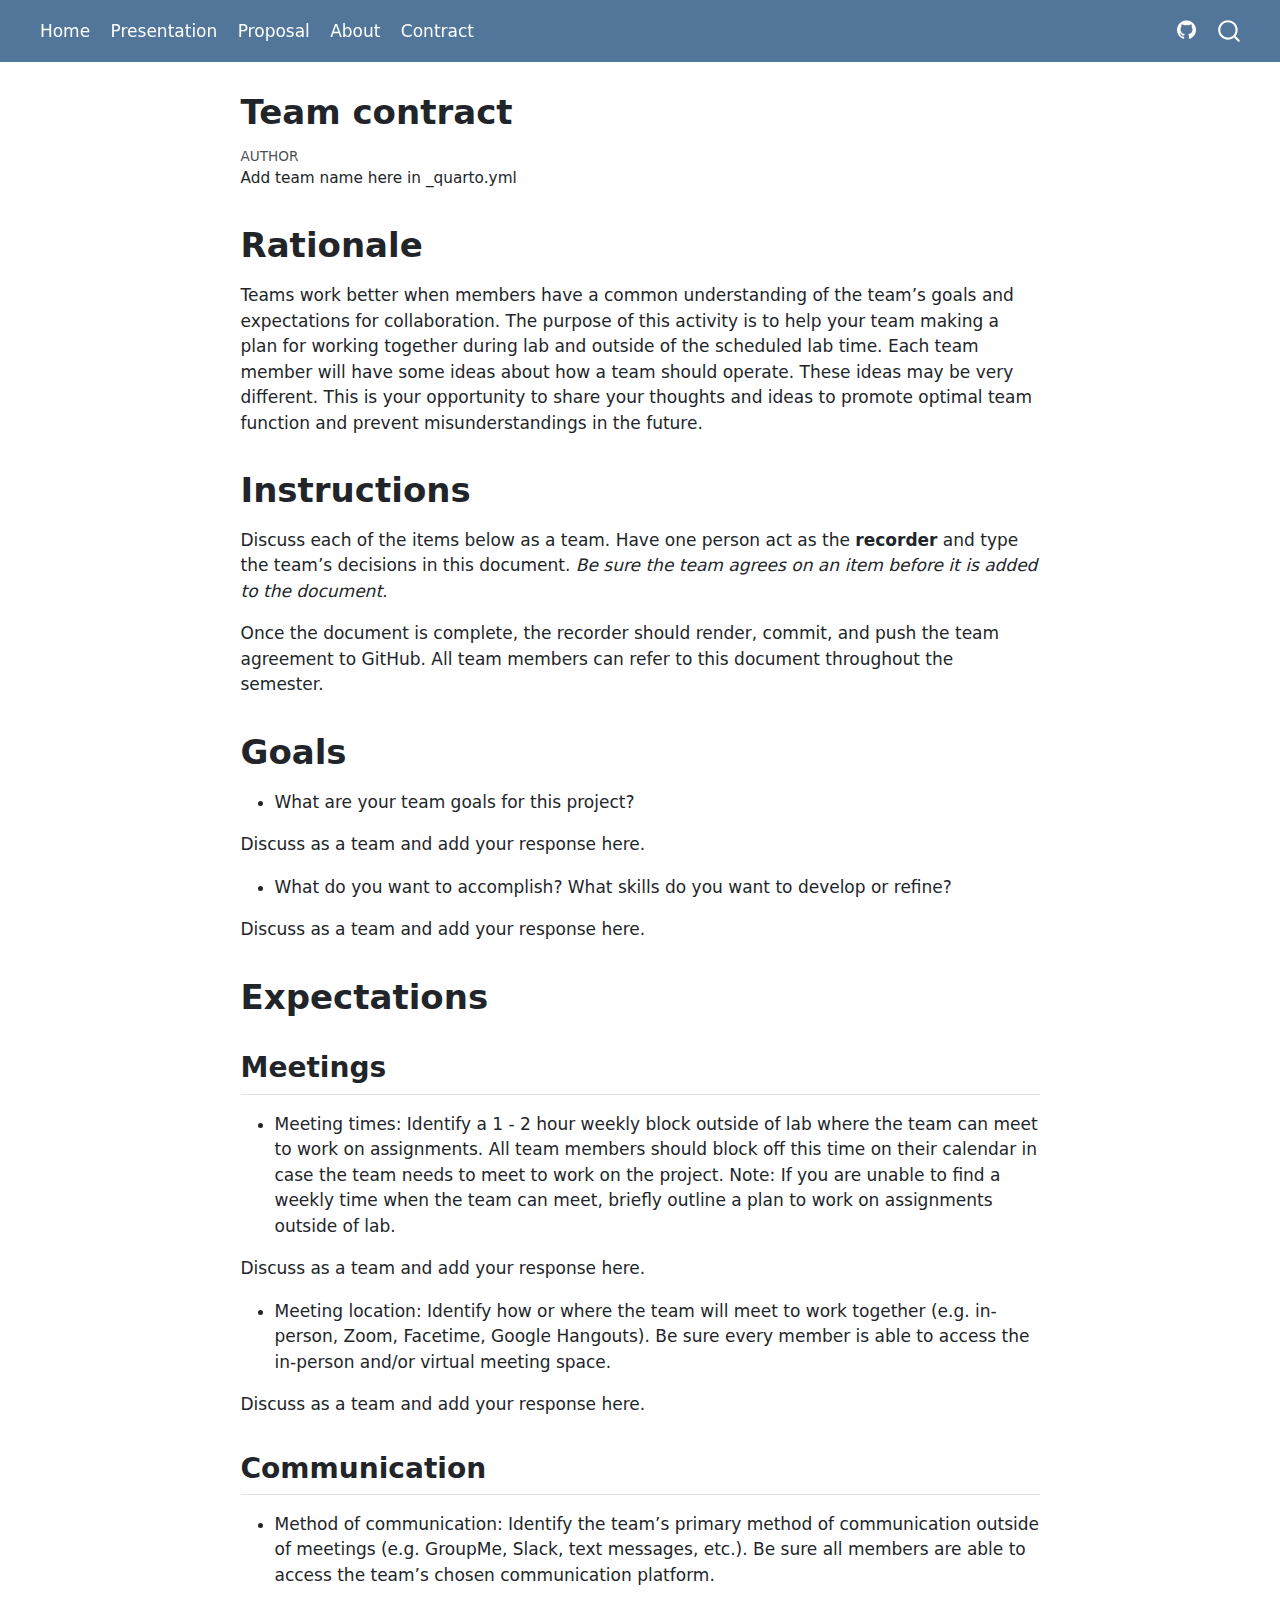
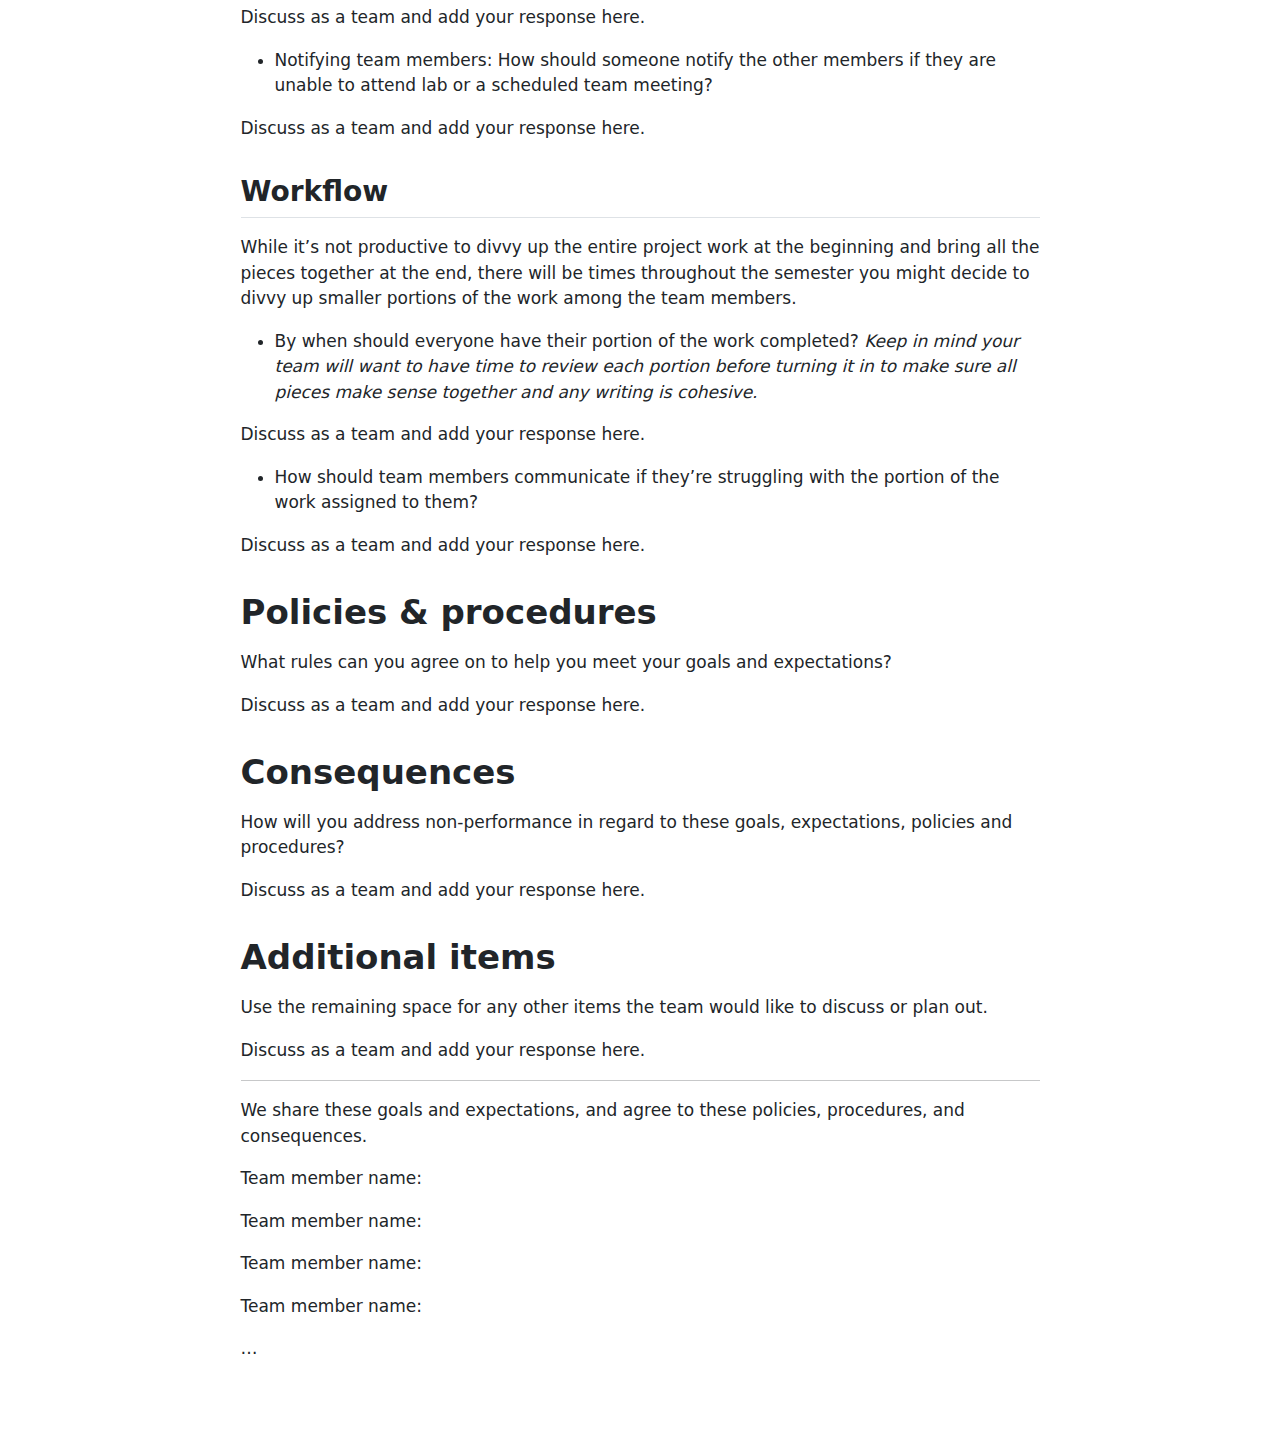
<file: contract.html>
<!DOCTYPE html>
<html xmlns="http://www.w3.org/1999/xhtml" lang="en" xml:lang="en"><head>

<meta charset="utf-8">
<meta name="generator" content="quarto-1.5.57">

<meta name="viewport" content="width=device-width, initial-scale=1.0, user-scalable=yes">

<meta name="author" content="Add team name here in _quarto.yml">

<title>Team contract</title>
<style>
code{white-space: pre-wrap;}
span.smallcaps{font-variant: small-caps;}
div.columns{display: flex; gap: min(4vw, 1.5em);}
div.column{flex: auto; overflow-x: auto;}
div.hanging-indent{margin-left: 1.5em; text-indent: -1.5em;}
ul.task-list{list-style: none;}
ul.task-list li input[type="checkbox"] {
  width: 0.8em;
  margin: 0 0.8em 0.2em -1em; /* quarto-specific, see https://github.com/quarto-dev/quarto-cli/issues/4556 */ 
  vertical-align: middle;
}
</style>


<script src="site_libs/quarto-nav/quarto-nav.js"></script>
<script src="site_libs/quarto-nav/headroom.min.js"></script>
<script src="site_libs/clipboard/clipboard.min.js"></script>
<script src="site_libs/quarto-search/autocomplete.umd.js"></script>
<script src="site_libs/quarto-search/fuse.min.js"></script>
<script src="site_libs/quarto-search/quarto-search.js"></script>
<meta name="quarto:offset" content="./">
<script src="site_libs/quarto-html/quarto.js"></script>
<script src="site_libs/quarto-html/popper.min.js"></script>
<script src="site_libs/quarto-html/tippy.umd.min.js"></script>
<script src="site_libs/quarto-html/anchor.min.js"></script>
<link href="site_libs/quarto-html/tippy.css" rel="stylesheet">
<link href="site_libs/quarto-html/quarto-syntax-highlighting.css" rel="stylesheet" id="quarto-text-highlighting-styles">
<script src="site_libs/bootstrap/bootstrap.min.js"></script>
<link href="site_libs/bootstrap/bootstrap-icons.css" rel="stylesheet">
<link href="site_libs/bootstrap/bootstrap.min.css" rel="stylesheet" id="quarto-bootstrap" data-mode="light">
<script id="quarto-search-options" type="application/json">{
  "location": "navbar",
  "copy-button": false,
  "collapse-after": 3,
  "panel-placement": "end",
  "type": "overlay",
  "limit": 50,
  "keyboard-shortcut": [
    "f",
    "/",
    "s"
  ],
  "show-item-context": false,
  "language": {
    "search-no-results-text": "No results",
    "search-matching-documents-text": "matching documents",
    "search-copy-link-title": "Copy link to search",
    "search-hide-matches-text": "Hide additional matches",
    "search-more-match-text": "more match in this document",
    "search-more-matches-text": "more matches in this document",
    "search-clear-button-title": "Clear",
    "search-text-placeholder": "",
    "search-detached-cancel-button-title": "Cancel",
    "search-submit-button-title": "Submit",
    "search-label": "Search"
  }
}</script>


</head>

<body class="nav-fixed fullcontent">

<div id="quarto-search-results"></div>
  <header id="quarto-header" class="headroom fixed-top">
    <nav class="navbar navbar-expand-lg " data-bs-theme="dark">
      <div class="navbar-container container-fluid">
            <div id="quarto-search" class="" title="Search"></div>
          <button class="navbar-toggler" type="button" data-bs-toggle="collapse" data-bs-target="#navbarCollapse" aria-controls="navbarCollapse" role="menu" aria-expanded="false" aria-label="Toggle navigation" onclick="if (window.quartoToggleHeadroom) { window.quartoToggleHeadroom(); }">
  <span class="navbar-toggler-icon"></span>
</button>
          <div class="collapse navbar-collapse" id="navbarCollapse">
            <ul class="navbar-nav navbar-nav-scroll me-auto">
  <li class="nav-item">
    <a class="nav-link" href="./index.html"> 
<span class="menu-text">Home</span></a>
  </li>  
  <li class="nav-item">
    <a class="nav-link" href="./presentation.pdf"> 
<span class="menu-text">Presentation</span></a>
  </li>  
  <li class="nav-item">
    <a class="nav-link" href="./proposal.html"> 
<span class="menu-text">Proposal</span></a>
  </li>  
  <li class="nav-item">
    <a class="nav-link" href="./about.html"> 
<span class="menu-text">About</span></a>
  </li>  
  <li class="nav-item">
    <a class="nav-link active" href="./contract.html" aria-current="page"> 
<span class="menu-text">Contract</span></a>
  </li>  
</ul>
            <ul class="navbar-nav navbar-nav-scroll ms-auto">
  <li class="nav-item compact">
    <a class="nav-link" href="https://github.com/sta199-f24/project-teaching-team"> <i class="bi bi-github" role="img">
</i> 
<span class="menu-text"></span></a>
  </li>  
</ul>
          </div> <!-- /navcollapse -->
            <div class="quarto-navbar-tools">
</div>
      </div> <!-- /container-fluid -->
    </nav>
</header>
<!-- content -->
<div id="quarto-content" class="quarto-container page-columns page-rows-contents page-layout-article page-navbar">
<!-- sidebar -->
<!-- margin-sidebar -->
    
<!-- main -->
<main class="content" id="quarto-document-content">

<header id="title-block-header" class="quarto-title-block default">
<div class="quarto-title">
<h1 class="title">Team contract</h1>
</div>



<div class="quarto-title-meta">

    <div>
    <div class="quarto-title-meta-heading">Author</div>
    <div class="quarto-title-meta-contents">
             <p>Add team name here in _quarto.yml </p>
          </div>
  </div>
    
  
    
  </div>
  


</header>


<section id="rationale" class="level1">
<h1>Rationale</h1>
<p>Teams work better when members have a common understanding of the team’s goals and expectations for collaboration. The purpose of this activity is to help your team making a plan for working together during lab and outside of the scheduled lab time. Each team member will have some ideas about how a team should operate. These ideas may be very different. This is your opportunity to share your thoughts and ideas to promote optimal team function and prevent misunderstandings in the future.</p>
</section>
<section id="instructions" class="level1">
<h1>Instructions</h1>
<p>Discuss each of the items below as a team. Have one person act as the <strong>recorder</strong> and type the team’s decisions in this document. <em>Be sure the team agrees on an item before it is added to the document.</em></p>
<p>Once the document is complete, the recorder should render, commit, and push the team agreement to GitHub. All team members can refer to this document throughout the semester.</p>
</section>
<section id="goals" class="level1">
<h1>Goals</h1>
<ul>
<li>What are your team goals for this project?</li>
</ul>
<p>Discuss as a team and add your response here.</p>
<ul>
<li>What do you want to accomplish? What skills do you want to develop or refine?</li>
</ul>
<p>Discuss as a team and add your response here.</p>
</section>
<section id="expectations" class="level1">
<h1>Expectations</h1>
<section id="meetings" class="level2">
<h2 class="anchored" data-anchor-id="meetings">Meetings</h2>
<ul>
<li>Meeting times: Identify a 1 - 2 hour weekly block outside of lab where the team can meet to work on assignments. All team members should block off this time on their calendar in case the team needs to meet to work on the project. Note: If you are unable to find a weekly time when the team can meet, briefly outline a plan to work on assignments outside of lab.</li>
</ul>
<p>Discuss as a team and add your response here.</p>
<ul>
<li>Meeting location: Identify how or where the team will meet to work together (e.g.&nbsp;in-person, Zoom, Facetime, Google Hangouts). Be sure every member is able to access the in-person and/or virtual meeting space.</li>
</ul>
<p>Discuss as a team and add your response here.</p>
</section>
<section id="communication" class="level2">
<h2 class="anchored" data-anchor-id="communication">Communication</h2>
<ul>
<li>Method of communication: Identify the team’s primary method of communication outside of meetings (e.g.&nbsp;GroupMe, Slack, text messages, etc.). Be sure all members are able to access the team’s chosen communication platform.</li>
</ul>
<p>Discuss as a team and add your response here.</p>
<ul>
<li>Notifying team members: How should someone notify the other members if they are unable to attend lab or a scheduled team meeting?</li>
</ul>
<p>Discuss as a team and add your response here.</p>
</section>
<section id="workflow" class="level2">
<h2 class="anchored" data-anchor-id="workflow">Workflow</h2>
<p>While it’s not productive to divvy up the entire project work at the beginning and bring all the pieces together at the end, there will be times throughout the semester you might decide to divvy up smaller portions of the work among the team members.</p>
<ul>
<li>By when should everyone have their portion of the work completed? <em>Keep in mind your team will want to have time to review each portion before turning it in to make sure all pieces make sense together and any writing is cohesive.</em></li>
</ul>
<p>Discuss as a team and add your response here.</p>
<ul>
<li>How should team members communicate if they’re struggling with the portion of the work assigned to them?</li>
</ul>
<p>Discuss as a team and add your response here.</p>
</section>
</section>
<section id="policies-procedures" class="level1">
<h1>Policies &amp; procedures</h1>
<p>What rules can you agree on to help you meet your goals and expectations?</p>
<p>Discuss as a team and add your response here.</p>
</section>
<section id="consequences" class="level1">
<h1>Consequences</h1>
<p>How will you address non-performance in regard to these goals, expectations, policies and procedures?</p>
<p>Discuss as a team and add your response here.</p>
</section>
<section id="additional-items" class="level1">
<h1>Additional items</h1>
<p>Use the remaining space for any other items the team would like to discuss or plan out.</p>
<p>Discuss as a team and add your response here.</p>
<hr>
<p>We share these goals and expectations, and agree to these policies, procedures, and consequences.</p>
<p>Team member name:</p>
<p>Team member name:</p>
<p>Team member name:</p>
<p>Team member name:</p>
<p>…</p>


</section>

</main> <!-- /main -->
<script id="quarto-html-after-body" type="application/javascript">
window.document.addEventListener("DOMContentLoaded", function (event) {
  const toggleBodyColorMode = (bsSheetEl) => {
    const mode = bsSheetEl.getAttribute("data-mode");
    const bodyEl = window.document.querySelector("body");
    if (mode === "dark") {
      bodyEl.classList.add("quarto-dark");
      bodyEl.classList.remove("quarto-light");
    } else {
      bodyEl.classList.add("quarto-light");
      bodyEl.classList.remove("quarto-dark");
    }
  }
  const toggleBodyColorPrimary = () => {
    const bsSheetEl = window.document.querySelector("link#quarto-bootstrap");
    if (bsSheetEl) {
      toggleBodyColorMode(bsSheetEl);
    }
  }
  toggleBodyColorPrimary();  
  const icon = "";
  const anchorJS = new window.AnchorJS();
  anchorJS.options = {
    placement: 'right',
    icon: icon
  };
  anchorJS.add('.anchored');
  const isCodeAnnotation = (el) => {
    for (const clz of el.classList) {
      if (clz.startsWith('code-annotation-')) {                     
        return true;
      }
    }
    return false;
  }
  const onCopySuccess = function(e) {
    // button target
    const button = e.trigger;
    // don't keep focus
    button.blur();
    // flash "checked"
    button.classList.add('code-copy-button-checked');
    var currentTitle = button.getAttribute("title");
    button.setAttribute("title", "Copied!");
    let tooltip;
    if (window.bootstrap) {
      button.setAttribute("data-bs-toggle", "tooltip");
      button.setAttribute("data-bs-placement", "left");
      button.setAttribute("data-bs-title", "Copied!");
      tooltip = new bootstrap.Tooltip(button, 
        { trigger: "manual", 
          customClass: "code-copy-button-tooltip",
          offset: [0, -8]});
      tooltip.show();    
    }
    setTimeout(function() {
      if (tooltip) {
        tooltip.hide();
        button.removeAttribute("data-bs-title");
        button.removeAttribute("data-bs-toggle");
        button.removeAttribute("data-bs-placement");
      }
      button.setAttribute("title", currentTitle);
      button.classList.remove('code-copy-button-checked');
    }, 1000);
    // clear code selection
    e.clearSelection();
  }
  const getTextToCopy = function(trigger) {
      const codeEl = trigger.previousElementSibling.cloneNode(true);
      for (const childEl of codeEl.children) {
        if (isCodeAnnotation(childEl)) {
          childEl.remove();
        }
      }
      return codeEl.innerText;
  }
  const clipboard = new window.ClipboardJS('.code-copy-button:not([data-in-quarto-modal])', {
    text: getTextToCopy
  });
  clipboard.on('success', onCopySuccess);
  if (window.document.getElementById('quarto-embedded-source-code-modal')) {
    // For code content inside modals, clipBoardJS needs to be initialized with a container option
    // TODO: Check when it could be a function (https://github.com/zenorocha/clipboard.js/issues/860)
    const clipboardModal = new window.ClipboardJS('.code-copy-button[data-in-quarto-modal]', {
      text: getTextToCopy,
      container: window.document.getElementById('quarto-embedded-source-code-modal')
    });
    clipboardModal.on('success', onCopySuccess);
  }
    var localhostRegex = new RegExp(/^(?:http|https):\/\/localhost\:?[0-9]*\//);
    var mailtoRegex = new RegExp(/^mailto:/);
      var filterRegex = new RegExp('/' + window.location.host + '/');
    var isInternal = (href) => {
        return filterRegex.test(href) || localhostRegex.test(href) || mailtoRegex.test(href);
    }
    // Inspect non-navigation links and adorn them if external
 	var links = window.document.querySelectorAll('a[href]:not(.nav-link):not(.navbar-brand):not(.toc-action):not(.sidebar-link):not(.sidebar-item-toggle):not(.pagination-link):not(.no-external):not([aria-hidden]):not(.dropdown-item):not(.quarto-navigation-tool):not(.about-link)');
    for (var i=0; i<links.length; i++) {
      const link = links[i];
      if (!isInternal(link.href)) {
        // undo the damage that might have been done by quarto-nav.js in the case of
        // links that we want to consider external
        if (link.dataset.originalHref !== undefined) {
          link.href = link.dataset.originalHref;
        }
      }
    }
  function tippyHover(el, contentFn, onTriggerFn, onUntriggerFn) {
    const config = {
      allowHTML: true,
      maxWidth: 500,
      delay: 100,
      arrow: false,
      appendTo: function(el) {
          return el.parentElement;
      },
      interactive: true,
      interactiveBorder: 10,
      theme: 'quarto',
      placement: 'bottom-start',
    };
    if (contentFn) {
      config.content = contentFn;
    }
    if (onTriggerFn) {
      config.onTrigger = onTriggerFn;
    }
    if (onUntriggerFn) {
      config.onUntrigger = onUntriggerFn;
    }
    window.tippy(el, config); 
  }
  const noterefs = window.document.querySelectorAll('a[role="doc-noteref"]');
  for (var i=0; i<noterefs.length; i++) {
    const ref = noterefs[i];
    tippyHover(ref, function() {
      // use id or data attribute instead here
      let href = ref.getAttribute('data-footnote-href') || ref.getAttribute('href');
      try { href = new URL(href).hash; } catch {}
      const id = href.replace(/^#\/?/, "");
      const note = window.document.getElementById(id);
      if (note) {
        return note.innerHTML;
      } else {
        return "";
      }
    });
  }
  const xrefs = window.document.querySelectorAll('a.quarto-xref');
  const processXRef = (id, note) => {
    // Strip column container classes
    const stripColumnClz = (el) => {
      el.classList.remove("page-full", "page-columns");
      if (el.children) {
        for (const child of el.children) {
          stripColumnClz(child);
        }
      }
    }
    stripColumnClz(note)
    if (id === null || id.startsWith('sec-')) {
      // Special case sections, only their first couple elements
      const container = document.createElement("div");
      if (note.children && note.children.length > 2) {
        container.appendChild(note.children[0].cloneNode(true));
        for (let i = 1; i < note.children.length; i++) {
          const child = note.children[i];
          if (child.tagName === "P" && child.innerText === "") {
            continue;
          } else {
            container.appendChild(child.cloneNode(true));
            break;
          }
        }
        if (window.Quarto?.typesetMath) {
          window.Quarto.typesetMath(container);
        }
        return container.innerHTML
      } else {
        if (window.Quarto?.typesetMath) {
          window.Quarto.typesetMath(note);
        }
        return note.innerHTML;
      }
    } else {
      // Remove any anchor links if they are present
      const anchorLink = note.querySelector('a.anchorjs-link');
      if (anchorLink) {
        anchorLink.remove();
      }
      if (window.Quarto?.typesetMath) {
        window.Quarto.typesetMath(note);
      }
      // TODO in 1.5, we should make sure this works without a callout special case
      if (note.classList.contains("callout")) {
        return note.outerHTML;
      } else {
        return note.innerHTML;
      }
    }
  }
  for (var i=0; i<xrefs.length; i++) {
    const xref = xrefs[i];
    tippyHover(xref, undefined, function(instance) {
      instance.disable();
      let url = xref.getAttribute('href');
      let hash = undefined; 
      if (url.startsWith('#')) {
        hash = url;
      } else {
        try { hash = new URL(url).hash; } catch {}
      }
      if (hash) {
        const id = hash.replace(/^#\/?/, "");
        const note = window.document.getElementById(id);
        if (note !== null) {
          try {
            const html = processXRef(id, note.cloneNode(true));
            instance.setContent(html);
          } finally {
            instance.enable();
            instance.show();
          }
        } else {
          // See if we can fetch this
          fetch(url.split('#')[0])
          .then(res => res.text())
          .then(html => {
            const parser = new DOMParser();
            const htmlDoc = parser.parseFromString(html, "text/html");
            const note = htmlDoc.getElementById(id);
            if (note !== null) {
              const html = processXRef(id, note);
              instance.setContent(html);
            } 
          }).finally(() => {
            instance.enable();
            instance.show();
          });
        }
      } else {
        // See if we can fetch a full url (with no hash to target)
        // This is a special case and we should probably do some content thinning / targeting
        fetch(url)
        .then(res => res.text())
        .then(html => {
          const parser = new DOMParser();
          const htmlDoc = parser.parseFromString(html, "text/html");
          const note = htmlDoc.querySelector('main.content');
          if (note !== null) {
            // This should only happen for chapter cross references
            // (since there is no id in the URL)
            // remove the first header
            if (note.children.length > 0 && note.children[0].tagName === "HEADER") {
              note.children[0].remove();
            }
            const html = processXRef(null, note);
            instance.setContent(html);
          } 
        }).finally(() => {
          instance.enable();
          instance.show();
        });
      }
    }, function(instance) {
    });
  }
      let selectedAnnoteEl;
      const selectorForAnnotation = ( cell, annotation) => {
        let cellAttr = 'data-code-cell="' + cell + '"';
        let lineAttr = 'data-code-annotation="' +  annotation + '"';
        const selector = 'span[' + cellAttr + '][' + lineAttr + ']';
        return selector;
      }
      const selectCodeLines = (annoteEl) => {
        const doc = window.document;
        const targetCell = annoteEl.getAttribute("data-target-cell");
        const targetAnnotation = annoteEl.getAttribute("data-target-annotation");
        const annoteSpan = window.document.querySelector(selectorForAnnotation(targetCell, targetAnnotation));
        const lines = annoteSpan.getAttribute("data-code-lines").split(",");
        const lineIds = lines.map((line) => {
          return targetCell + "-" + line;
        })
        let top = null;
        let height = null;
        let parent = null;
        if (lineIds.length > 0) {
            //compute the position of the single el (top and bottom and make a div)
            const el = window.document.getElementById(lineIds[0]);
            top = el.offsetTop;
            height = el.offsetHeight;
            parent = el.parentElement.parentElement;
          if (lineIds.length > 1) {
            const lastEl = window.document.getElementById(lineIds[lineIds.length - 1]);
            const bottom = lastEl.offsetTop + lastEl.offsetHeight;
            height = bottom - top;
          }
          if (top !== null && height !== null && parent !== null) {
            // cook up a div (if necessary) and position it 
            let div = window.document.getElementById("code-annotation-line-highlight");
            if (div === null) {
              div = window.document.createElement("div");
              div.setAttribute("id", "code-annotation-line-highlight");
              div.style.position = 'absolute';
              parent.appendChild(div);
            }
            div.style.top = top - 2 + "px";
            div.style.height = height + 4 + "px";
            div.style.left = 0;
            let gutterDiv = window.document.getElementById("code-annotation-line-highlight-gutter");
            if (gutterDiv === null) {
              gutterDiv = window.document.createElement("div");
              gutterDiv.setAttribute("id", "code-annotation-line-highlight-gutter");
              gutterDiv.style.position = 'absolute';
              const codeCell = window.document.getElementById(targetCell);
              const gutter = codeCell.querySelector('.code-annotation-gutter');
              gutter.appendChild(gutterDiv);
            }
            gutterDiv.style.top = top - 2 + "px";
            gutterDiv.style.height = height + 4 + "px";
          }
          selectedAnnoteEl = annoteEl;
        }
      };
      const unselectCodeLines = () => {
        const elementsIds = ["code-annotation-line-highlight", "code-annotation-line-highlight-gutter"];
        elementsIds.forEach((elId) => {
          const div = window.document.getElementById(elId);
          if (div) {
            div.remove();
          }
        });
        selectedAnnoteEl = undefined;
      };
        // Handle positioning of the toggle
    window.addEventListener(
      "resize",
      throttle(() => {
        elRect = undefined;
        if (selectedAnnoteEl) {
          selectCodeLines(selectedAnnoteEl);
        }
      }, 10)
    );
    function throttle(fn, ms) {
    let throttle = false;
    let timer;
      return (...args) => {
        if(!throttle) { // first call gets through
            fn.apply(this, args);
            throttle = true;
        } else { // all the others get throttled
            if(timer) clearTimeout(timer); // cancel #2
            timer = setTimeout(() => {
              fn.apply(this, args);
              timer = throttle = false;
            }, ms);
        }
      };
    }
      // Attach click handler to the DT
      const annoteDls = window.document.querySelectorAll('dt[data-target-cell]');
      for (const annoteDlNode of annoteDls) {
        annoteDlNode.addEventListener('click', (event) => {
          const clickedEl = event.target;
          if (clickedEl !== selectedAnnoteEl) {
            unselectCodeLines();
            const activeEl = window.document.querySelector('dt[data-target-cell].code-annotation-active');
            if (activeEl) {
              activeEl.classList.remove('code-annotation-active');
            }
            selectCodeLines(clickedEl);
            clickedEl.classList.add('code-annotation-active');
          } else {
            // Unselect the line
            unselectCodeLines();
            clickedEl.classList.remove('code-annotation-active');
          }
        });
      }
  const findCites = (el) => {
    const parentEl = el.parentElement;
    if (parentEl) {
      const cites = parentEl.dataset.cites;
      if (cites) {
        return {
          el,
          cites: cites.split(' ')
        };
      } else {
        return findCites(el.parentElement)
      }
    } else {
      return undefined;
    }
  };
  var bibliorefs = window.document.querySelectorAll('a[role="doc-biblioref"]');
  for (var i=0; i<bibliorefs.length; i++) {
    const ref = bibliorefs[i];
    const citeInfo = findCites(ref);
    if (citeInfo) {
      tippyHover(citeInfo.el, function() {
        var popup = window.document.createElement('div');
        citeInfo.cites.forEach(function(cite) {
          var citeDiv = window.document.createElement('div');
          citeDiv.classList.add('hanging-indent');
          citeDiv.classList.add('csl-entry');
          var biblioDiv = window.document.getElementById('ref-' + cite);
          if (biblioDiv) {
            citeDiv.innerHTML = biblioDiv.innerHTML;
          }
          popup.appendChild(citeDiv);
        });
        return popup.innerHTML;
      });
    }
  }
});
</script>
</div> <!-- /content -->




</body></html>
</file>
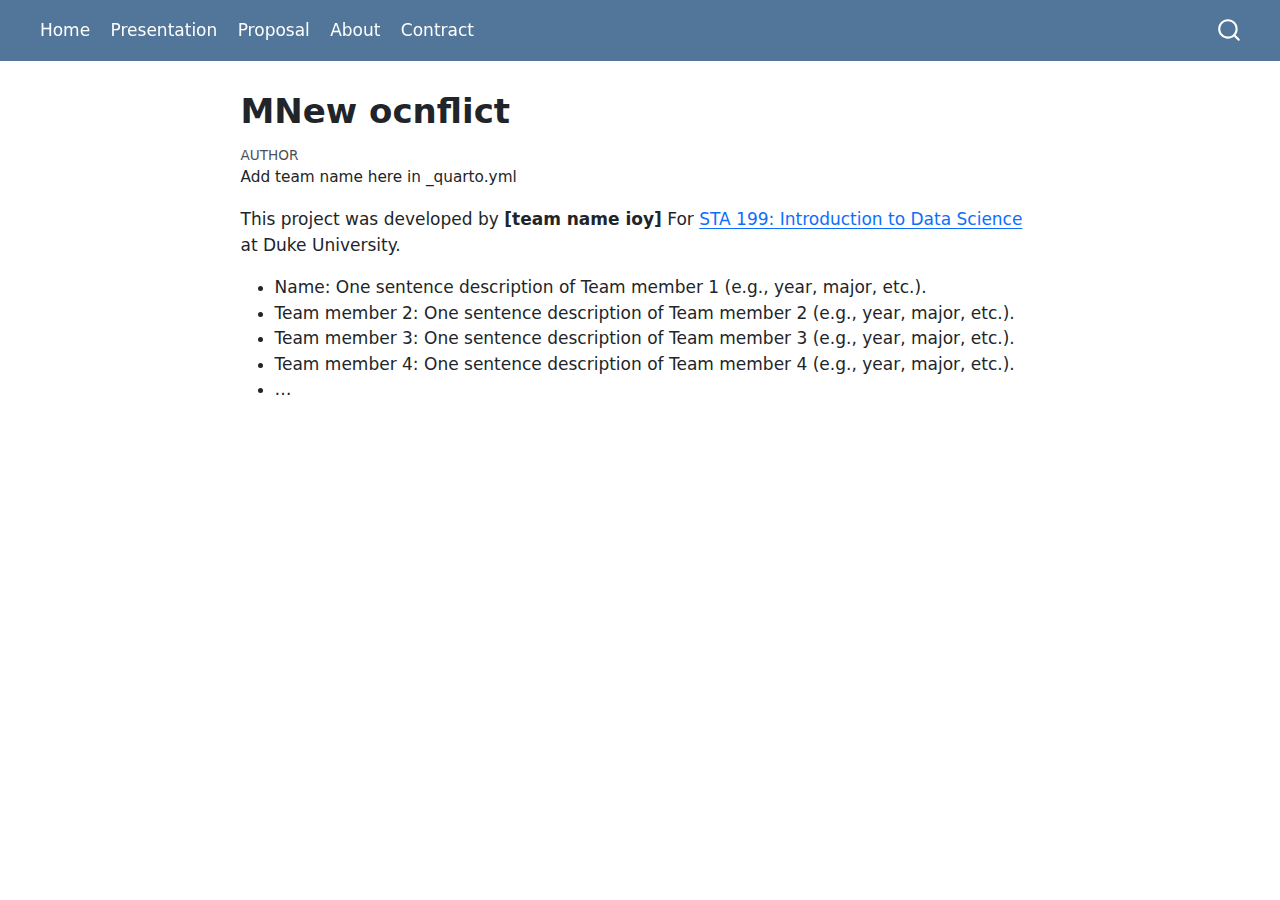
<file: lab-8-about.html>
<!DOCTYPE html>
<html xmlns="http://www.w3.org/1999/xhtml" lang="en" xml:lang="en"><head>

<meta charset="utf-8">
<meta name="generator" content="quarto-1.5.57">

<meta name="viewport" content="width=device-width, initial-scale=1.0, user-scalable=yes">

<meta name="author" content="Add team name here in _quarto.yml">

<title>MNew ocnflict</title>
<style>
code{white-space: pre-wrap;}
span.smallcaps{font-variant: small-caps;}
div.columns{display: flex; gap: min(4vw, 1.5em);}
div.column{flex: auto; overflow-x: auto;}
div.hanging-indent{margin-left: 1.5em; text-indent: -1.5em;}
ul.task-list{list-style: none;}
ul.task-list li input[type="checkbox"] {
  width: 0.8em;
  margin: 0 0.8em 0.2em -1em; /* quarto-specific, see https://github.com/quarto-dev/quarto-cli/issues/4556 */ 
  vertical-align: middle;
}
</style>


<script src="site_libs/quarto-nav/quarto-nav.js"></script>
<script src="site_libs/quarto-nav/headroom.min.js"></script>
<script src="site_libs/clipboard/clipboard.min.js"></script>
<script src="site_libs/quarto-search/autocomplete.umd.js"></script>
<script src="site_libs/quarto-search/fuse.min.js"></script>
<script src="site_libs/quarto-search/quarto-search.js"></script>
<meta name="quarto:offset" content="./">
<script src="site_libs/quarto-html/quarto.js"></script>
<script src="site_libs/quarto-html/popper.min.js"></script>
<script src="site_libs/quarto-html/tippy.umd.min.js"></script>
<script src="site_libs/quarto-html/anchor.min.js"></script>
<link href="site_libs/quarto-html/tippy.css" rel="stylesheet">
<link href="site_libs/quarto-html/quarto-syntax-highlighting.css" rel="stylesheet" id="quarto-text-highlighting-styles">
<script src="site_libs/bootstrap/bootstrap.min.js"></script>
<link href="site_libs/bootstrap/bootstrap-icons.css" rel="stylesheet">
<link href="site_libs/bootstrap/bootstrap.min.css" rel="stylesheet" id="quarto-bootstrap" data-mode="light">
<script id="quarto-search-options" type="application/json">{
  "location": "navbar",
  "copy-button": false,
  "collapse-after": 3,
  "panel-placement": "end",
  "type": "overlay",
  "limit": 50,
  "keyboard-shortcut": [
    "f",
    "/",
    "s"
  ],
  "show-item-context": false,
  "language": {
    "search-no-results-text": "No results",
    "search-matching-documents-text": "matching documents",
    "search-copy-link-title": "Copy link to search",
    "search-hide-matches-text": "Hide additional matches",
    "search-more-match-text": "more match in this document",
    "search-more-matches-text": "more matches in this document",
    "search-clear-button-title": "Clear",
    "search-text-placeholder": "",
    "search-detached-cancel-button-title": "Cancel",
    "search-submit-button-title": "Submit",
    "search-label": "Search"
  }
}</script>


</head>

<body class="nav-fixed fullcontent">

<div id="quarto-search-results"></div>
  <header id="quarto-header" class="headroom fixed-top">
    <nav class="navbar navbar-expand-lg " data-bs-theme="dark">
      <div class="navbar-container container-fluid">
            <div id="quarto-search" class="" title="Search"></div>
          <button class="navbar-toggler" type="button" data-bs-toggle="collapse" data-bs-target="#navbarCollapse" aria-controls="navbarCollapse" role="menu" aria-expanded="false" aria-label="Toggle navigation" onclick="if (window.quartoToggleHeadroom) { window.quartoToggleHeadroom(); }">
  <span class="navbar-toggler-icon"></span>
</button>
          <div class="collapse navbar-collapse" id="navbarCollapse">
            <ul class="navbar-nav navbar-nav-scroll me-auto">
  <li class="nav-item">
    <a class="nav-link" href="./index.html"> 
<span class="menu-text">Home</span></a>
  </li>  
  <li class="nav-item">
    <a class="nav-link" href="./presentation.pdf"> 
<span class="menu-text">Presentation</span></a>
  </li>  
  <li class="nav-item">
    <a class="nav-link" href="./proposal.html"> 
<span class="menu-text">Proposal</span></a>
  </li>  
  <li class="nav-item">
    <a class="nav-link" href="./about.html"> 
<span class="menu-text">About</span></a>
  </li>  
  <li class="nav-item">
    <a class="nav-link" href="./contract.html"> 
<span class="menu-text">Contract</span></a>
  </li>  
</ul>
          </div> <!-- /navcollapse -->
            <div class="quarto-navbar-tools">
</div>
      </div> <!-- /container-fluid -->
    </nav>
</header>
<!-- content -->
<div id="quarto-content" class="quarto-container page-columns page-rows-contents page-layout-article page-navbar">
<!-- sidebar -->
<!-- margin-sidebar -->
    
<!-- main -->
<main class="content" id="quarto-document-content">

<header id="title-block-header" class="quarto-title-block default">
<div class="quarto-title">
<h1 class="title">MNew ocnflict</h1>
</div>



<div class="quarto-title-meta">

    <div>
    <div class="quarto-title-meta-heading">Author</div>
    <div class="quarto-title-meta-contents">
             <p>Add team name here in _quarto.yml </p>
          </div>
  </div>
    
  
    
  </div>
  


</header>


<p>This project was developed by <strong>[team name ioy]</strong> For <a href="https://sta199-f24.github.io/">STA 199: Introduction to Data Science</a> at Duke University.</p>
<ul>
<li>Name: One sentence description of Team member 1 (e.g., year, major, etc.).</li>
<li>Team member 2: One sentence description of Team member 2 (e.g., year, major, etc.).</li>
<li>Team member 3: One sentence description of Team member 3 (e.g., year, major, etc.).</li>
<li>Team member 4: One sentence description of Team member 4 (e.g., year, major, etc.).</li>
<li>…</li>
</ul>



</main> <!-- /main -->
<script id="quarto-html-after-body" type="application/javascript">
window.document.addEventListener("DOMContentLoaded", function (event) {
  const toggleBodyColorMode = (bsSheetEl) => {
    const mode = bsSheetEl.getAttribute("data-mode");
    const bodyEl = window.document.querySelector("body");
    if (mode === "dark") {
      bodyEl.classList.add("quarto-dark");
      bodyEl.classList.remove("quarto-light");
    } else {
      bodyEl.classList.add("quarto-light");
      bodyEl.classList.remove("quarto-dark");
    }
  }
  const toggleBodyColorPrimary = () => {
    const bsSheetEl = window.document.querySelector("link#quarto-bootstrap");
    if (bsSheetEl) {
      toggleBodyColorMode(bsSheetEl);
    }
  }
  toggleBodyColorPrimary();  
  const icon = "";
  const anchorJS = new window.AnchorJS();
  anchorJS.options = {
    placement: 'right',
    icon: icon
  };
  anchorJS.add('.anchored');
  const isCodeAnnotation = (el) => {
    for (const clz of el.classList) {
      if (clz.startsWith('code-annotation-')) {                     
        return true;
      }
    }
    return false;
  }
  const onCopySuccess = function(e) {
    // button target
    const button = e.trigger;
    // don't keep focus
    button.blur();
    // flash "checked"
    button.classList.add('code-copy-button-checked');
    var currentTitle = button.getAttribute("title");
    button.setAttribute("title", "Copied!");
    let tooltip;
    if (window.bootstrap) {
      button.setAttribute("data-bs-toggle", "tooltip");
      button.setAttribute("data-bs-placement", "left");
      button.setAttribute("data-bs-title", "Copied!");
      tooltip = new bootstrap.Tooltip(button, 
        { trigger: "manual", 
          customClass: "code-copy-button-tooltip",
          offset: [0, -8]});
      tooltip.show();    
    }
    setTimeout(function() {
      if (tooltip) {
        tooltip.hide();
        button.removeAttribute("data-bs-title");
        button.removeAttribute("data-bs-toggle");
        button.removeAttribute("data-bs-placement");
      }
      button.setAttribute("title", currentTitle);
      button.classList.remove('code-copy-button-checked');
    }, 1000);
    // clear code selection
    e.clearSelection();
  }
  const getTextToCopy = function(trigger) {
      const codeEl = trigger.previousElementSibling.cloneNode(true);
      for (const childEl of codeEl.children) {
        if (isCodeAnnotation(childEl)) {
          childEl.remove();
        }
      }
      return codeEl.innerText;
  }
  const clipboard = new window.ClipboardJS('.code-copy-button:not([data-in-quarto-modal])', {
    text: getTextToCopy
  });
  clipboard.on('success', onCopySuccess);
  if (window.document.getElementById('quarto-embedded-source-code-modal')) {
    // For code content inside modals, clipBoardJS needs to be initialized with a container option
    // TODO: Check when it could be a function (https://github.com/zenorocha/clipboard.js/issues/860)
    const clipboardModal = new window.ClipboardJS('.code-copy-button[data-in-quarto-modal]', {
      text: getTextToCopy,
      container: window.document.getElementById('quarto-embedded-source-code-modal')
    });
    clipboardModal.on('success', onCopySuccess);
  }
    var localhostRegex = new RegExp(/^(?:http|https):\/\/localhost\:?[0-9]*\//);
    var mailtoRegex = new RegExp(/^mailto:/);
      var filterRegex = new RegExp('/' + window.location.host + '/');
    var isInternal = (href) => {
        return filterRegex.test(href) || localhostRegex.test(href) || mailtoRegex.test(href);
    }
    // Inspect non-navigation links and adorn them if external
 	var links = window.document.querySelectorAll('a[href]:not(.nav-link):not(.navbar-brand):not(.toc-action):not(.sidebar-link):not(.sidebar-item-toggle):not(.pagination-link):not(.no-external):not([aria-hidden]):not(.dropdown-item):not(.quarto-navigation-tool):not(.about-link)');
    for (var i=0; i<links.length; i++) {
      const link = links[i];
      if (!isInternal(link.href)) {
        // undo the damage that might have been done by quarto-nav.js in the case of
        // links that we want to consider external
        if (link.dataset.originalHref !== undefined) {
          link.href = link.dataset.originalHref;
        }
      }
    }
  function tippyHover(el, contentFn, onTriggerFn, onUntriggerFn) {
    const config = {
      allowHTML: true,
      maxWidth: 500,
      delay: 100,
      arrow: false,
      appendTo: function(el) {
          return el.parentElement;
      },
      interactive: true,
      interactiveBorder: 10,
      theme: 'quarto',
      placement: 'bottom-start',
    };
    if (contentFn) {
      config.content = contentFn;
    }
    if (onTriggerFn) {
      config.onTrigger = onTriggerFn;
    }
    if (onUntriggerFn) {
      config.onUntrigger = onUntriggerFn;
    }
    window.tippy(el, config); 
  }
  const noterefs = window.document.querySelectorAll('a[role="doc-noteref"]');
  for (var i=0; i<noterefs.length; i++) {
    const ref = noterefs[i];
    tippyHover(ref, function() {
      // use id or data attribute instead here
      let href = ref.getAttribute('data-footnote-href') || ref.getAttribute('href');
      try { href = new URL(href).hash; } catch {}
      const id = href.replace(/^#\/?/, "");
      const note = window.document.getElementById(id);
      if (note) {
        return note.innerHTML;
      } else {
        return "";
      }
    });
  }
  const xrefs = window.document.querySelectorAll('a.quarto-xref');
  const processXRef = (id, note) => {
    // Strip column container classes
    const stripColumnClz = (el) => {
      el.classList.remove("page-full", "page-columns");
      if (el.children) {
        for (const child of el.children) {
          stripColumnClz(child);
        }
      }
    }
    stripColumnClz(note)
    if (id === null || id.startsWith('sec-')) {
      // Special case sections, only their first couple elements
      const container = document.createElement("div");
      if (note.children && note.children.length > 2) {
        container.appendChild(note.children[0].cloneNode(true));
        for (let i = 1; i < note.children.length; i++) {
          const child = note.children[i];
          if (child.tagName === "P" && child.innerText === "") {
            continue;
          } else {
            container.appendChild(child.cloneNode(true));
            break;
          }
        }
        if (window.Quarto?.typesetMath) {
          window.Quarto.typesetMath(container);
        }
        return container.innerHTML
      } else {
        if (window.Quarto?.typesetMath) {
          window.Quarto.typesetMath(note);
        }
        return note.innerHTML;
      }
    } else {
      // Remove any anchor links if they are present
      const anchorLink = note.querySelector('a.anchorjs-link');
      if (anchorLink) {
        anchorLink.remove();
      }
      if (window.Quarto?.typesetMath) {
        window.Quarto.typesetMath(note);
      }
      // TODO in 1.5, we should make sure this works without a callout special case
      if (note.classList.contains("callout")) {
        return note.outerHTML;
      } else {
        return note.innerHTML;
      }
    }
  }
  for (var i=0; i<xrefs.length; i++) {
    const xref = xrefs[i];
    tippyHover(xref, undefined, function(instance) {
      instance.disable();
      let url = xref.getAttribute('href');
      let hash = undefined; 
      if (url.startsWith('#')) {
        hash = url;
      } else {
        try { hash = new URL(url).hash; } catch {}
      }
      if (hash) {
        const id = hash.replace(/^#\/?/, "");
        const note = window.document.getElementById(id);
        if (note !== null) {
          try {
            const html = processXRef(id, note.cloneNode(true));
            instance.setContent(html);
          } finally {
            instance.enable();
            instance.show();
          }
        } else {
          // See if we can fetch this
          fetch(url.split('#')[0])
          .then(res => res.text())
          .then(html => {
            const parser = new DOMParser();
            const htmlDoc = parser.parseFromString(html, "text/html");
            const note = htmlDoc.getElementById(id);
            if (note !== null) {
              const html = processXRef(id, note);
              instance.setContent(html);
            } 
          }).finally(() => {
            instance.enable();
            instance.show();
          });
        }
      } else {
        // See if we can fetch a full url (with no hash to target)
        // This is a special case and we should probably do some content thinning / targeting
        fetch(url)
        .then(res => res.text())
        .then(html => {
          const parser = new DOMParser();
          const htmlDoc = parser.parseFromString(html, "text/html");
          const note = htmlDoc.querySelector('main.content');
          if (note !== null) {
            // This should only happen for chapter cross references
            // (since there is no id in the URL)
            // remove the first header
            if (note.children.length > 0 && note.children[0].tagName === "HEADER") {
              note.children[0].remove();
            }
            const html = processXRef(null, note);
            instance.setContent(html);
          } 
        }).finally(() => {
          instance.enable();
          instance.show();
        });
      }
    }, function(instance) {
    });
  }
      let selectedAnnoteEl;
      const selectorForAnnotation = ( cell, annotation) => {
        let cellAttr = 'data-code-cell="' + cell + '"';
        let lineAttr = 'data-code-annotation="' +  annotation + '"';
        const selector = 'span[' + cellAttr + '][' + lineAttr + ']';
        return selector;
      }
      const selectCodeLines = (annoteEl) => {
        const doc = window.document;
        const targetCell = annoteEl.getAttribute("data-target-cell");
        const targetAnnotation = annoteEl.getAttribute("data-target-annotation");
        const annoteSpan = window.document.querySelector(selectorForAnnotation(targetCell, targetAnnotation));
        const lines = annoteSpan.getAttribute("data-code-lines").split(",");
        const lineIds = lines.map((line) => {
          return targetCell + "-" + line;
        })
        let top = null;
        let height = null;
        let parent = null;
        if (lineIds.length > 0) {
            //compute the position of the single el (top and bottom and make a div)
            const el = window.document.getElementById(lineIds[0]);
            top = el.offsetTop;
            height = el.offsetHeight;
            parent = el.parentElement.parentElement;
          if (lineIds.length > 1) {
            const lastEl = window.document.getElementById(lineIds[lineIds.length - 1]);
            const bottom = lastEl.offsetTop + lastEl.offsetHeight;
            height = bottom - top;
          }
          if (top !== null && height !== null && parent !== null) {
            // cook up a div (if necessary) and position it 
            let div = window.document.getElementById("code-annotation-line-highlight");
            if (div === null) {
              div = window.document.createElement("div");
              div.setAttribute("id", "code-annotation-line-highlight");
              div.style.position = 'absolute';
              parent.appendChild(div);
            }
            div.style.top = top - 2 + "px";
            div.style.height = height + 4 + "px";
            div.style.left = 0;
            let gutterDiv = window.document.getElementById("code-annotation-line-highlight-gutter");
            if (gutterDiv === null) {
              gutterDiv = window.document.createElement("div");
              gutterDiv.setAttribute("id", "code-annotation-line-highlight-gutter");
              gutterDiv.style.position = 'absolute';
              const codeCell = window.document.getElementById(targetCell);
              const gutter = codeCell.querySelector('.code-annotation-gutter');
              gutter.appendChild(gutterDiv);
            }
            gutterDiv.style.top = top - 2 + "px";
            gutterDiv.style.height = height + 4 + "px";
          }
          selectedAnnoteEl = annoteEl;
        }
      };
      const unselectCodeLines = () => {
        const elementsIds = ["code-annotation-line-highlight", "code-annotation-line-highlight-gutter"];
        elementsIds.forEach((elId) => {
          const div = window.document.getElementById(elId);
          if (div) {
            div.remove();
          }
        });
        selectedAnnoteEl = undefined;
      };
        // Handle positioning of the toggle
    window.addEventListener(
      "resize",
      throttle(() => {
        elRect = undefined;
        if (selectedAnnoteEl) {
          selectCodeLines(selectedAnnoteEl);
        }
      }, 10)
    );
    function throttle(fn, ms) {
    let throttle = false;
    let timer;
      return (...args) => {
        if(!throttle) { // first call gets through
            fn.apply(this, args);
            throttle = true;
        } else { // all the others get throttled
            if(timer) clearTimeout(timer); // cancel #2
            timer = setTimeout(() => {
              fn.apply(this, args);
              timer = throttle = false;
            }, ms);
        }
      };
    }
      // Attach click handler to the DT
      const annoteDls = window.document.querySelectorAll('dt[data-target-cell]');
      for (const annoteDlNode of annoteDls) {
        annoteDlNode.addEventListener('click', (event) => {
          const clickedEl = event.target;
          if (clickedEl !== selectedAnnoteEl) {
            unselectCodeLines();
            const activeEl = window.document.querySelector('dt[data-target-cell].code-annotation-active');
            if (activeEl) {
              activeEl.classList.remove('code-annotation-active');
            }
            selectCodeLines(clickedEl);
            clickedEl.classList.add('code-annotation-active');
          } else {
            // Unselect the line
            unselectCodeLines();
            clickedEl.classList.remove('code-annotation-active');
          }
        });
      }
  const findCites = (el) => {
    const parentEl = el.parentElement;
    if (parentEl) {
      const cites = parentEl.dataset.cites;
      if (cites) {
        return {
          el,
          cites: cites.split(' ')
        };
      } else {
        return findCites(el.parentElement)
      }
    } else {
      return undefined;
    }
  };
  var bibliorefs = window.document.querySelectorAll('a[role="doc-biblioref"]');
  for (var i=0; i<bibliorefs.length; i++) {
    const ref = bibliorefs[i];
    const citeInfo = findCites(ref);
    if (citeInfo) {
      tippyHover(citeInfo.el, function() {
        var popup = window.document.createElement('div');
        citeInfo.cites.forEach(function(cite) {
          var citeDiv = window.document.createElement('div');
          citeDiv.classList.add('hanging-indent');
          citeDiv.classList.add('csl-entry');
          var biblioDiv = window.document.getElementById('ref-' + cite);
          if (biblioDiv) {
            citeDiv.innerHTML = biblioDiv.innerHTML;
          }
          popup.appendChild(citeDiv);
        });
        return popup.innerHTML;
      });
    }
  }
});
</script>
</div> <!-- /content -->




</body></html>
</file>
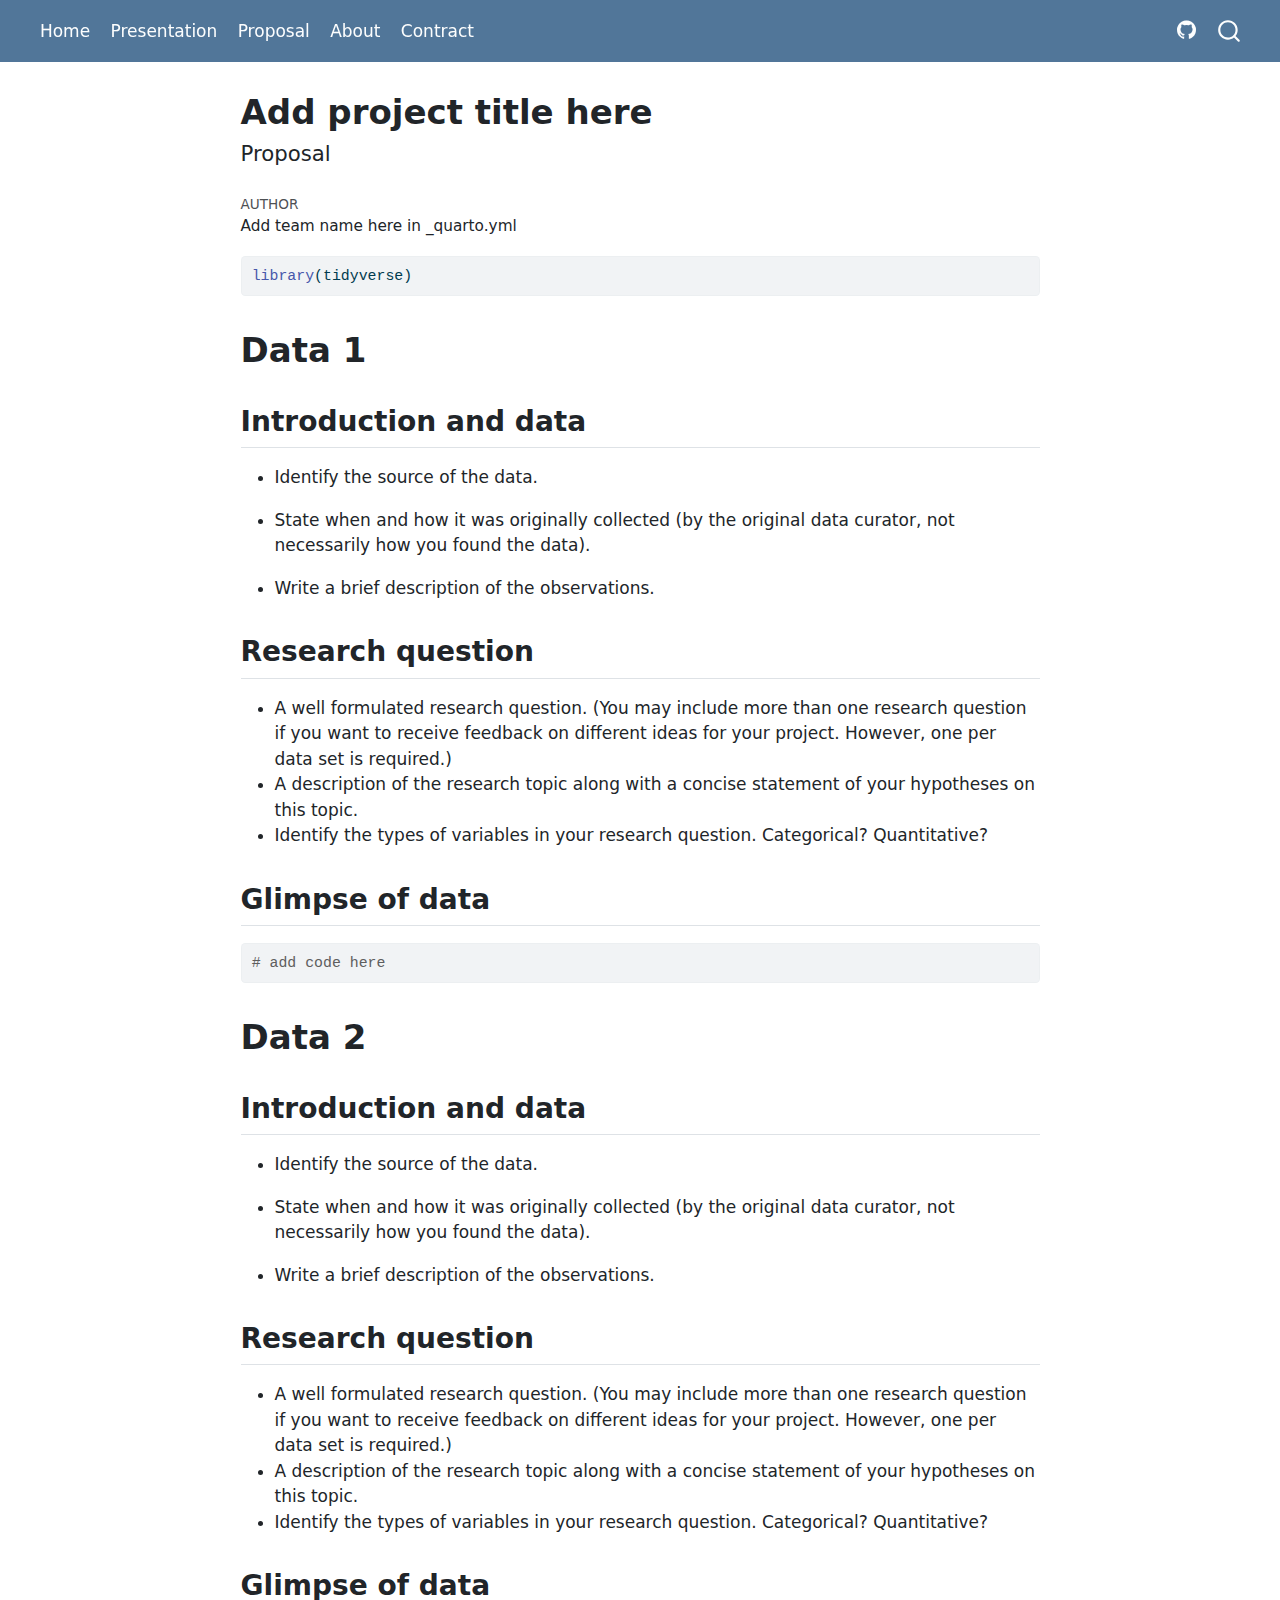
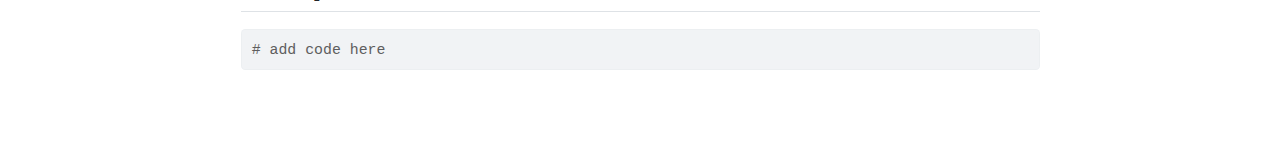
<file: proposal.html>
<!DOCTYPE html>
<html xmlns="http://www.w3.org/1999/xhtml" lang="en" xml:lang="en"><head>

<meta charset="utf-8">
<meta name="generator" content="quarto-1.5.57">

<meta name="viewport" content="width=device-width, initial-scale=1.0, user-scalable=yes">

<meta name="author" content="Add team name here in _quarto.yml">

<title>Add project title here</title>
<style>
code{white-space: pre-wrap;}
span.smallcaps{font-variant: small-caps;}
div.columns{display: flex; gap: min(4vw, 1.5em);}
div.column{flex: auto; overflow-x: auto;}
div.hanging-indent{margin-left: 1.5em; text-indent: -1.5em;}
ul.task-list{list-style: none;}
ul.task-list li input[type="checkbox"] {
  width: 0.8em;
  margin: 0 0.8em 0.2em -1em; /* quarto-specific, see https://github.com/quarto-dev/quarto-cli/issues/4556 */ 
  vertical-align: middle;
}
/* CSS for syntax highlighting */
pre > code.sourceCode { white-space: pre; position: relative; }
pre > code.sourceCode > span { line-height: 1.25; }
pre > code.sourceCode > span:empty { height: 1.2em; }
.sourceCode { overflow: visible; }
code.sourceCode > span { color: inherit; text-decoration: inherit; }
div.sourceCode { margin: 1em 0; }
pre.sourceCode { margin: 0; }
@media screen {
div.sourceCode { overflow: auto; }
}
@media print {
pre > code.sourceCode { white-space: pre-wrap; }
pre > code.sourceCode > span { display: inline-block; text-indent: -5em; padding-left: 5em; }
}
pre.numberSource code
  { counter-reset: source-line 0; }
pre.numberSource code > span
  { position: relative; left: -4em; counter-increment: source-line; }
pre.numberSource code > span > a:first-child::before
  { content: counter(source-line);
    position: relative; left: -1em; text-align: right; vertical-align: baseline;
    border: none; display: inline-block;
    -webkit-touch-callout: none; -webkit-user-select: none;
    -khtml-user-select: none; -moz-user-select: none;
    -ms-user-select: none; user-select: none;
    padding: 0 4px; width: 4em;
  }
pre.numberSource { margin-left: 3em;  padding-left: 4px; }
div.sourceCode
  {   }
@media screen {
pre > code.sourceCode > span > a:first-child::before { text-decoration: underline; }
}
</style>


<script src="site_libs/quarto-nav/quarto-nav.js"></script>
<script src="site_libs/quarto-nav/headroom.min.js"></script>
<script src="site_libs/clipboard/clipboard.min.js"></script>
<script src="site_libs/quarto-search/autocomplete.umd.js"></script>
<script src="site_libs/quarto-search/fuse.min.js"></script>
<script src="site_libs/quarto-search/quarto-search.js"></script>
<meta name="quarto:offset" content="./">
<script src="site_libs/quarto-html/quarto.js"></script>
<script src="site_libs/quarto-html/popper.min.js"></script>
<script src="site_libs/quarto-html/tippy.umd.min.js"></script>
<script src="site_libs/quarto-html/anchor.min.js"></script>
<link href="site_libs/quarto-html/tippy.css" rel="stylesheet">
<link href="site_libs/quarto-html/quarto-syntax-highlighting.css" rel="stylesheet" id="quarto-text-highlighting-styles">
<script src="site_libs/bootstrap/bootstrap.min.js"></script>
<link href="site_libs/bootstrap/bootstrap-icons.css" rel="stylesheet">
<link href="site_libs/bootstrap/bootstrap.min.css" rel="stylesheet" id="quarto-bootstrap" data-mode="light">
<script id="quarto-search-options" type="application/json">{
  "location": "navbar",
  "copy-button": false,
  "collapse-after": 3,
  "panel-placement": "end",
  "type": "overlay",
  "limit": 50,
  "keyboard-shortcut": [
    "f",
    "/",
    "s"
  ],
  "show-item-context": false,
  "language": {
    "search-no-results-text": "No results",
    "search-matching-documents-text": "matching documents",
    "search-copy-link-title": "Copy link to search",
    "search-hide-matches-text": "Hide additional matches",
    "search-more-match-text": "more match in this document",
    "search-more-matches-text": "more matches in this document",
    "search-clear-button-title": "Clear",
    "search-text-placeholder": "",
    "search-detached-cancel-button-title": "Cancel",
    "search-submit-button-title": "Submit",
    "search-label": "Search"
  }
}</script>


</head>

<body class="nav-fixed fullcontent">

<div id="quarto-search-results"></div>
  <header id="quarto-header" class="headroom fixed-top">
    <nav class="navbar navbar-expand-lg " data-bs-theme="dark">
      <div class="navbar-container container-fluid">
            <div id="quarto-search" class="" title="Search"></div>
          <button class="navbar-toggler" type="button" data-bs-toggle="collapse" data-bs-target="#navbarCollapse" aria-controls="navbarCollapse" role="menu" aria-expanded="false" aria-label="Toggle navigation" onclick="if (window.quartoToggleHeadroom) { window.quartoToggleHeadroom(); }">
  <span class="navbar-toggler-icon"></span>
</button>
          <div class="collapse navbar-collapse" id="navbarCollapse">
            <ul class="navbar-nav navbar-nav-scroll me-auto">
  <li class="nav-item">
    <a class="nav-link" href="./index.html"> 
<span class="menu-text">Home</span></a>
  </li>  
  <li class="nav-item">
    <a class="nav-link" href="./presentation.pdf"> 
<span class="menu-text">Presentation</span></a>
  </li>  
  <li class="nav-item">
    <a class="nav-link active" href="./proposal.html" aria-current="page"> 
<span class="menu-text">Proposal</span></a>
  </li>  
  <li class="nav-item">
    <a class="nav-link" href="./about.html"> 
<span class="menu-text">About</span></a>
  </li>  
  <li class="nav-item">
    <a class="nav-link" href="./contract.html"> 
<span class="menu-text">Contract</span></a>
  </li>  
</ul>
            <ul class="navbar-nav navbar-nav-scroll ms-auto">
  <li class="nav-item compact">
    <a class="nav-link" href="https://github.com/sta199-f24/project-teaching-team"> <i class="bi bi-github" role="img">
</i> 
<span class="menu-text"></span></a>
  </li>  
</ul>
          </div> <!-- /navcollapse -->
            <div class="quarto-navbar-tools">
</div>
      </div> <!-- /container-fluid -->
    </nav>
</header>
<!-- content -->
<div id="quarto-content" class="quarto-container page-columns page-rows-contents page-layout-article page-navbar">
<!-- sidebar -->
<!-- margin-sidebar -->
    
<!-- main -->
<main class="content" id="quarto-document-content">

<header id="title-block-header" class="quarto-title-block default">
<div class="quarto-title">
<h1 class="title">Add project title here</h1>
<p class="subtitle lead">Proposal</p>
</div>



<div class="quarto-title-meta">

    <div>
    <div class="quarto-title-meta-heading">Author</div>
    <div class="quarto-title-meta-contents">
             <p>Add team name here in _quarto.yml </p>
          </div>
  </div>
    
  
    
  </div>
  


</header>


<div class="cell">
<div class="sourceCode cell-code" id="cb1"><pre class="sourceCode r code-with-copy"><code class="sourceCode r"><span id="cb1-1"><a href="#cb1-1" aria-hidden="true" tabindex="-1"></a><span class="fu">library</span>(tidyverse)</span></code><button title="Copy to Clipboard" class="code-copy-button"><i class="bi"></i></button></pre></div>
</div>
<section id="data-1" class="level1">
<h1>Data 1</h1>
<section id="introduction-and-data" class="level2">
<h2 class="anchored" data-anchor-id="introduction-and-data">Introduction and data</h2>
<ul>
<li><p>Identify the source of the data.</p></li>
<li><p>State when and how it was originally collected (by the original data curator, not necessarily how you found the data).</p></li>
<li><p>Write a brief description of the observations.</p></li>
</ul>
</section>
<section id="research-question" class="level2">
<h2 class="anchored" data-anchor-id="research-question">Research question</h2>
<ul>
<li>A well formulated research question. (You may include more than one research question if you want to receive feedback on different ideas for your project. However, one per data set is required.)</li>
<li>A description of the research topic along with a concise statement of your hypotheses on this topic.</li>
<li>Identify the types of variables in your research question. Categorical? Quantitative?</li>
</ul>
</section>
<section id="glimpse-of-data" class="level2">
<h2 class="anchored" data-anchor-id="glimpse-of-data">Glimpse of data</h2>
<div class="cell">
<div class="sourceCode cell-code" id="cb2"><pre class="sourceCode r code-with-copy"><code class="sourceCode r"><span id="cb2-1"><a href="#cb2-1" aria-hidden="true" tabindex="-1"></a><span class="co"># add code here</span></span></code><button title="Copy to Clipboard" class="code-copy-button"><i class="bi"></i></button></pre></div>
</div>
</section>
</section>
<section id="data-2" class="level1">
<h1>Data 2</h1>
<section id="introduction-and-data-1" class="level2">
<h2 class="anchored" data-anchor-id="introduction-and-data-1">Introduction and data</h2>
<ul>
<li><p>Identify the source of the data.</p></li>
<li><p>State when and how it was originally collected (by the original data curator, not necessarily how you found the data).</p></li>
<li><p>Write a brief description of the observations.</p></li>
</ul>
</section>
<section id="research-question-1" class="level2">
<h2 class="anchored" data-anchor-id="research-question-1">Research question</h2>
<ul>
<li>A well formulated research question. (You may include more than one research question if you want to receive feedback on different ideas for your project. However, one per data set is required.)</li>
<li>A description of the research topic along with a concise statement of your hypotheses on this topic.</li>
<li>Identify the types of variables in your research question. Categorical? Quantitative?</li>
</ul>
</section>
<section id="glimpse-of-data-1" class="level2">
<h2 class="anchored" data-anchor-id="glimpse-of-data-1">Glimpse of data</h2>
<div class="cell">
<div class="sourceCode cell-code" id="cb3"><pre class="sourceCode r code-with-copy"><code class="sourceCode r"><span id="cb3-1"><a href="#cb3-1" aria-hidden="true" tabindex="-1"></a><span class="co"># add code here</span></span></code><button title="Copy to Clipboard" class="code-copy-button"><i class="bi"></i></button></pre></div>
</div>


</section>
</section>

</main> <!-- /main -->
<script id="quarto-html-after-body" type="application/javascript">
window.document.addEventListener("DOMContentLoaded", function (event) {
  const toggleBodyColorMode = (bsSheetEl) => {
    const mode = bsSheetEl.getAttribute("data-mode");
    const bodyEl = window.document.querySelector("body");
    if (mode === "dark") {
      bodyEl.classList.add("quarto-dark");
      bodyEl.classList.remove("quarto-light");
    } else {
      bodyEl.classList.add("quarto-light");
      bodyEl.classList.remove("quarto-dark");
    }
  }
  const toggleBodyColorPrimary = () => {
    const bsSheetEl = window.document.querySelector("link#quarto-bootstrap");
    if (bsSheetEl) {
      toggleBodyColorMode(bsSheetEl);
    }
  }
  toggleBodyColorPrimary();  
  const icon = "";
  const anchorJS = new window.AnchorJS();
  anchorJS.options = {
    placement: 'right',
    icon: icon
  };
  anchorJS.add('.anchored');
  const isCodeAnnotation = (el) => {
    for (const clz of el.classList) {
      if (clz.startsWith('code-annotation-')) {                     
        return true;
      }
    }
    return false;
  }
  const onCopySuccess = function(e) {
    // button target
    const button = e.trigger;
    // don't keep focus
    button.blur();
    // flash "checked"
    button.classList.add('code-copy-button-checked');
    var currentTitle = button.getAttribute("title");
    button.setAttribute("title", "Copied!");
    let tooltip;
    if (window.bootstrap) {
      button.setAttribute("data-bs-toggle", "tooltip");
      button.setAttribute("data-bs-placement", "left");
      button.setAttribute("data-bs-title", "Copied!");
      tooltip = new bootstrap.Tooltip(button, 
        { trigger: "manual", 
          customClass: "code-copy-button-tooltip",
          offset: [0, -8]});
      tooltip.show();    
    }
    setTimeout(function() {
      if (tooltip) {
        tooltip.hide();
        button.removeAttribute("data-bs-title");
        button.removeAttribute("data-bs-toggle");
        button.removeAttribute("data-bs-placement");
      }
      button.setAttribute("title", currentTitle);
      button.classList.remove('code-copy-button-checked');
    }, 1000);
    // clear code selection
    e.clearSelection();
  }
  const getTextToCopy = function(trigger) {
      const codeEl = trigger.previousElementSibling.cloneNode(true);
      for (const childEl of codeEl.children) {
        if (isCodeAnnotation(childEl)) {
          childEl.remove();
        }
      }
      return codeEl.innerText;
  }
  const clipboard = new window.ClipboardJS('.code-copy-button:not([data-in-quarto-modal])', {
    text: getTextToCopy
  });
  clipboard.on('success', onCopySuccess);
  if (window.document.getElementById('quarto-embedded-source-code-modal')) {
    // For code content inside modals, clipBoardJS needs to be initialized with a container option
    // TODO: Check when it could be a function (https://github.com/zenorocha/clipboard.js/issues/860)
    const clipboardModal = new window.ClipboardJS('.code-copy-button[data-in-quarto-modal]', {
      text: getTextToCopy,
      container: window.document.getElementById('quarto-embedded-source-code-modal')
    });
    clipboardModal.on('success', onCopySuccess);
  }
    var localhostRegex = new RegExp(/^(?:http|https):\/\/localhost\:?[0-9]*\//);
    var mailtoRegex = new RegExp(/^mailto:/);
      var filterRegex = new RegExp('/' + window.location.host + '/');
    var isInternal = (href) => {
        return filterRegex.test(href) || localhostRegex.test(href) || mailtoRegex.test(href);
    }
    // Inspect non-navigation links and adorn them if external
 	var links = window.document.querySelectorAll('a[href]:not(.nav-link):not(.navbar-brand):not(.toc-action):not(.sidebar-link):not(.sidebar-item-toggle):not(.pagination-link):not(.no-external):not([aria-hidden]):not(.dropdown-item):not(.quarto-navigation-tool):not(.about-link)');
    for (var i=0; i<links.length; i++) {
      const link = links[i];
      if (!isInternal(link.href)) {
        // undo the damage that might have been done by quarto-nav.js in the case of
        // links that we want to consider external
        if (link.dataset.originalHref !== undefined) {
          link.href = link.dataset.originalHref;
        }
      }
    }
  function tippyHover(el, contentFn, onTriggerFn, onUntriggerFn) {
    const config = {
      allowHTML: true,
      maxWidth: 500,
      delay: 100,
      arrow: false,
      appendTo: function(el) {
          return el.parentElement;
      },
      interactive: true,
      interactiveBorder: 10,
      theme: 'quarto',
      placement: 'bottom-start',
    };
    if (contentFn) {
      config.content = contentFn;
    }
    if (onTriggerFn) {
      config.onTrigger = onTriggerFn;
    }
    if (onUntriggerFn) {
      config.onUntrigger = onUntriggerFn;
    }
    window.tippy(el, config); 
  }
  const noterefs = window.document.querySelectorAll('a[role="doc-noteref"]');
  for (var i=0; i<noterefs.length; i++) {
    const ref = noterefs[i];
    tippyHover(ref, function() {
      // use id or data attribute instead here
      let href = ref.getAttribute('data-footnote-href') || ref.getAttribute('href');
      try { href = new URL(href).hash; } catch {}
      const id = href.replace(/^#\/?/, "");
      const note = window.document.getElementById(id);
      if (note) {
        return note.innerHTML;
      } else {
        return "";
      }
    });
  }
  const xrefs = window.document.querySelectorAll('a.quarto-xref');
  const processXRef = (id, note) => {
    // Strip column container classes
    const stripColumnClz = (el) => {
      el.classList.remove("page-full", "page-columns");
      if (el.children) {
        for (const child of el.children) {
          stripColumnClz(child);
        }
      }
    }
    stripColumnClz(note)
    if (id === null || id.startsWith('sec-')) {
      // Special case sections, only their first couple elements
      const container = document.createElement("div");
      if (note.children && note.children.length > 2) {
        container.appendChild(note.children[0].cloneNode(true));
        for (let i = 1; i < note.children.length; i++) {
          const child = note.children[i];
          if (child.tagName === "P" && child.innerText === "") {
            continue;
          } else {
            container.appendChild(child.cloneNode(true));
            break;
          }
        }
        if (window.Quarto?.typesetMath) {
          window.Quarto.typesetMath(container);
        }
        return container.innerHTML
      } else {
        if (window.Quarto?.typesetMath) {
          window.Quarto.typesetMath(note);
        }
        return note.innerHTML;
      }
    } else {
      // Remove any anchor links if they are present
      const anchorLink = note.querySelector('a.anchorjs-link');
      if (anchorLink) {
        anchorLink.remove();
      }
      if (window.Quarto?.typesetMath) {
        window.Quarto.typesetMath(note);
      }
      // TODO in 1.5, we should make sure this works without a callout special case
      if (note.classList.contains("callout")) {
        return note.outerHTML;
      } else {
        return note.innerHTML;
      }
    }
  }
  for (var i=0; i<xrefs.length; i++) {
    const xref = xrefs[i];
    tippyHover(xref, undefined, function(instance) {
      instance.disable();
      let url = xref.getAttribute('href');
      let hash = undefined; 
      if (url.startsWith('#')) {
        hash = url;
      } else {
        try { hash = new URL(url).hash; } catch {}
      }
      if (hash) {
        const id = hash.replace(/^#\/?/, "");
        const note = window.document.getElementById(id);
        if (note !== null) {
          try {
            const html = processXRef(id, note.cloneNode(true));
            instance.setContent(html);
          } finally {
            instance.enable();
            instance.show();
          }
        } else {
          // See if we can fetch this
          fetch(url.split('#')[0])
          .then(res => res.text())
          .then(html => {
            const parser = new DOMParser();
            const htmlDoc = parser.parseFromString(html, "text/html");
            const note = htmlDoc.getElementById(id);
            if (note !== null) {
              const html = processXRef(id, note);
              instance.setContent(html);
            } 
          }).finally(() => {
            instance.enable();
            instance.show();
          });
        }
      } else {
        // See if we can fetch a full url (with no hash to target)
        // This is a special case and we should probably do some content thinning / targeting
        fetch(url)
        .then(res => res.text())
        .then(html => {
          const parser = new DOMParser();
          const htmlDoc = parser.parseFromString(html, "text/html");
          const note = htmlDoc.querySelector('main.content');
          if (note !== null) {
            // This should only happen for chapter cross references
            // (since there is no id in the URL)
            // remove the first header
            if (note.children.length > 0 && note.children[0].tagName === "HEADER") {
              note.children[0].remove();
            }
            const html = processXRef(null, note);
            instance.setContent(html);
          } 
        }).finally(() => {
          instance.enable();
          instance.show();
        });
      }
    }, function(instance) {
    });
  }
      let selectedAnnoteEl;
      const selectorForAnnotation = ( cell, annotation) => {
        let cellAttr = 'data-code-cell="' + cell + '"';
        let lineAttr = 'data-code-annotation="' +  annotation + '"';
        const selector = 'span[' + cellAttr + '][' + lineAttr + ']';
        return selector;
      }
      const selectCodeLines = (annoteEl) => {
        const doc = window.document;
        const targetCell = annoteEl.getAttribute("data-target-cell");
        const targetAnnotation = annoteEl.getAttribute("data-target-annotation");
        const annoteSpan = window.document.querySelector(selectorForAnnotation(targetCell, targetAnnotation));
        const lines = annoteSpan.getAttribute("data-code-lines").split(",");
        const lineIds = lines.map((line) => {
          return targetCell + "-" + line;
        })
        let top = null;
        let height = null;
        let parent = null;
        if (lineIds.length > 0) {
            //compute the position of the single el (top and bottom and make a div)
            const el = window.document.getElementById(lineIds[0]);
            top = el.offsetTop;
            height = el.offsetHeight;
            parent = el.parentElement.parentElement;
          if (lineIds.length > 1) {
            const lastEl = window.document.getElementById(lineIds[lineIds.length - 1]);
            const bottom = lastEl.offsetTop + lastEl.offsetHeight;
            height = bottom - top;
          }
          if (top !== null && height !== null && parent !== null) {
            // cook up a div (if necessary) and position it 
            let div = window.document.getElementById("code-annotation-line-highlight");
            if (div === null) {
              div = window.document.createElement("div");
              div.setAttribute("id", "code-annotation-line-highlight");
              div.style.position = 'absolute';
              parent.appendChild(div);
            }
            div.style.top = top - 2 + "px";
            div.style.height = height + 4 + "px";
            div.style.left = 0;
            let gutterDiv = window.document.getElementById("code-annotation-line-highlight-gutter");
            if (gutterDiv === null) {
              gutterDiv = window.document.createElement("div");
              gutterDiv.setAttribute("id", "code-annotation-line-highlight-gutter");
              gutterDiv.style.position = 'absolute';
              const codeCell = window.document.getElementById(targetCell);
              const gutter = codeCell.querySelector('.code-annotation-gutter');
              gutter.appendChild(gutterDiv);
            }
            gutterDiv.style.top = top - 2 + "px";
            gutterDiv.style.height = height + 4 + "px";
          }
          selectedAnnoteEl = annoteEl;
        }
      };
      const unselectCodeLines = () => {
        const elementsIds = ["code-annotation-line-highlight", "code-annotation-line-highlight-gutter"];
        elementsIds.forEach((elId) => {
          const div = window.document.getElementById(elId);
          if (div) {
            div.remove();
          }
        });
        selectedAnnoteEl = undefined;
      };
        // Handle positioning of the toggle
    window.addEventListener(
      "resize",
      throttle(() => {
        elRect = undefined;
        if (selectedAnnoteEl) {
          selectCodeLines(selectedAnnoteEl);
        }
      }, 10)
    );
    function throttle(fn, ms) {
    let throttle = false;
    let timer;
      return (...args) => {
        if(!throttle) { // first call gets through
            fn.apply(this, args);
            throttle = true;
        } else { // all the others get throttled
            if(timer) clearTimeout(timer); // cancel #2
            timer = setTimeout(() => {
              fn.apply(this, args);
              timer = throttle = false;
            }, ms);
        }
      };
    }
      // Attach click handler to the DT
      const annoteDls = window.document.querySelectorAll('dt[data-target-cell]');
      for (const annoteDlNode of annoteDls) {
        annoteDlNode.addEventListener('click', (event) => {
          const clickedEl = event.target;
          if (clickedEl !== selectedAnnoteEl) {
            unselectCodeLines();
            const activeEl = window.document.querySelector('dt[data-target-cell].code-annotation-active');
            if (activeEl) {
              activeEl.classList.remove('code-annotation-active');
            }
            selectCodeLines(clickedEl);
            clickedEl.classList.add('code-annotation-active');
          } else {
            // Unselect the line
            unselectCodeLines();
            clickedEl.classList.remove('code-annotation-active');
          }
        });
      }
  const findCites = (el) => {
    const parentEl = el.parentElement;
    if (parentEl) {
      const cites = parentEl.dataset.cites;
      if (cites) {
        return {
          el,
          cites: cites.split(' ')
        };
      } else {
        return findCites(el.parentElement)
      }
    } else {
      return undefined;
    }
  };
  var bibliorefs = window.document.querySelectorAll('a[role="doc-biblioref"]');
  for (var i=0; i<bibliorefs.length; i++) {
    const ref = bibliorefs[i];
    const citeInfo = findCites(ref);
    if (citeInfo) {
      tippyHover(citeInfo.el, function() {
        var popup = window.document.createElement('div');
        citeInfo.cites.forEach(function(cite) {
          var citeDiv = window.document.createElement('div');
          citeDiv.classList.add('hanging-indent');
          citeDiv.classList.add('csl-entry');
          var biblioDiv = window.document.getElementById('ref-' + cite);
          if (biblioDiv) {
            citeDiv.innerHTML = biblioDiv.innerHTML;
          }
          popup.appendChild(citeDiv);
        });
        return popup.innerHTML;
      });
    }
  }
});
</script>
</div> <!-- /content -->




</body></html>
</file>
<file: site_libs/quarto-html/tippy.css>
.tippy-box[data-animation=fade][data-state=hidden]{opacity:0}[data-tippy-root]{max-width:calc(100vw - 10px)}.tippy-box{position:relative;background-color:#333;color:#fff;border-radius:4px;font-size:14px;line-height:1.4;white-space:normal;outline:0;transition-property:transform,visibility,opacity}.tippy-box[data-placement^=top]>.tippy-arrow{bottom:0}.tippy-box[data-placement^=top]>.tippy-arrow:before{bottom:-7px;left:0;border-width:8px 8px 0;border-top-color:initial;transform-origin:center top}.tippy-box[data-placement^=bottom]>.tippy-arrow{top:0}.tippy-box[data-placement^=bottom]>.tippy-arrow:before{top:-7px;left:0;border-width:0 8px 8px;border-bottom-color:initial;transform-origin:center bottom}.tippy-box[data-placement^=left]>.tippy-arrow{right:0}.tippy-box[data-placement^=left]>.tippy-arrow:before{border-width:8px 0 8px 8px;border-left-color:initial;right:-7px;transform-origin:center left}.tippy-box[data-placement^=right]>.tippy-arrow{left:0}.tippy-box[data-placement^=right]>.tippy-arrow:before{left:-7px;border-width:8px 8px 8px 0;border-right-color:initial;transform-origin:center right}.tippy-box[data-inertia][data-state=visible]{transition-timing-function:cubic-bezier(.54,1.5,.38,1.11)}.tippy-arrow{width:16px;height:16px;color:#333}.tippy-arrow:before{content:"";position:absolute;border-color:transparent;border-style:solid}.tippy-content{position:relative;padding:5px 9px;z-index:1}
</file>
<file: site_libs/quarto-html/quarto-syntax-highlighting.css>
/* quarto syntax highlight colors */
:root {
  --quarto-hl-ot-color: #003B4F;
  --quarto-hl-at-color: #657422;
  --quarto-hl-ss-color: #20794D;
  --quarto-hl-an-color: #5E5E5E;
  --quarto-hl-fu-color: #4758AB;
  --quarto-hl-st-color: #20794D;
  --quarto-hl-cf-color: #003B4F;
  --quarto-hl-op-color: #5E5E5E;
  --quarto-hl-er-color: #AD0000;
  --quarto-hl-bn-color: #AD0000;
  --quarto-hl-al-color: #AD0000;
  --quarto-hl-va-color: #111111;
  --quarto-hl-bu-color: inherit;
  --quarto-hl-ex-color: inherit;
  --quarto-hl-pp-color: #AD0000;
  --quarto-hl-in-color: #5E5E5E;
  --quarto-hl-vs-color: #20794D;
  --quarto-hl-wa-color: #5E5E5E;
  --quarto-hl-do-color: #5E5E5E;
  --quarto-hl-im-color: #00769E;
  --quarto-hl-ch-color: #20794D;
  --quarto-hl-dt-color: #AD0000;
  --quarto-hl-fl-color: #AD0000;
  --quarto-hl-co-color: #5E5E5E;
  --quarto-hl-cv-color: #5E5E5E;
  --quarto-hl-cn-color: #8f5902;
  --quarto-hl-sc-color: #5E5E5E;
  --quarto-hl-dv-color: #AD0000;
  --quarto-hl-kw-color: #003B4F;
}

/* other quarto variables */
:root {
  --quarto-font-monospace: SFMono-Regular, Menlo, Monaco, Consolas, "Liberation Mono", "Courier New", monospace;
}

pre > code.sourceCode > span {
  color: #003B4F;
}

code span {
  color: #003B4F;
}

code.sourceCode > span {
  color: #003B4F;
}

div.sourceCode,
div.sourceCode pre.sourceCode {
  color: #003B4F;
}

code span.ot {
  color: #003B4F;
  font-style: inherit;
}

code span.at {
  color: #657422;
  font-style: inherit;
}

code span.ss {
  color: #20794D;
  font-style: inherit;
}

code span.an {
  color: #5E5E5E;
  font-style: inherit;
}

code span.fu {
  color: #4758AB;
  font-style: inherit;
}

code span.st {
  color: #20794D;
  font-style: inherit;
}

code span.cf {
  color: #003B4F;
  font-weight: bold;
  font-style: inherit;
}

code span.op {
  color: #5E5E5E;
  font-style: inherit;
}

code span.er {
  color: #AD0000;
  font-style: inherit;
}

code span.bn {
  color: #AD0000;
  font-style: inherit;
}

code span.al {
  color: #AD0000;
  font-style: inherit;
}

code span.va {
  color: #111111;
  font-style: inherit;
}

code span.bu {
  font-style: inherit;
}

code span.ex {
  font-style: inherit;
}

code span.pp {
  color: #AD0000;
  font-style: inherit;
}

code span.in {
  color: #5E5E5E;
  font-style: inherit;
}

code span.vs {
  color: #20794D;
  font-style: inherit;
}

code span.wa {
  color: #5E5E5E;
  font-style: italic;
}

code span.do {
  color: #5E5E5E;
  font-style: italic;
}

code span.im {
  color: #00769E;
  font-style: inherit;
}

code span.ch {
  color: #20794D;
  font-style: inherit;
}

code span.dt {
  color: #AD0000;
  font-style: inherit;
}

code span.fl {
  color: #AD0000;
  font-style: inherit;
}

code span.co {
  color: #5E5E5E;
  font-style: inherit;
}

code span.cv {
  color: #5E5E5E;
  font-style: italic;
}

code span.cn {
  color: #8f5902;
  font-style: inherit;
}

code span.sc {
  color: #5E5E5E;
  font-style: inherit;
}

code span.dv {
  color: #AD0000;
  font-style: inherit;
}

code span.kw {
  color: #003B4F;
  font-weight: bold;
  font-style: inherit;
}

.prevent-inlining {
  content: "</";
}

/*# sourceMappingURL=debc5d5d77c3f9108843748ff7464032.css.map */
</file>
